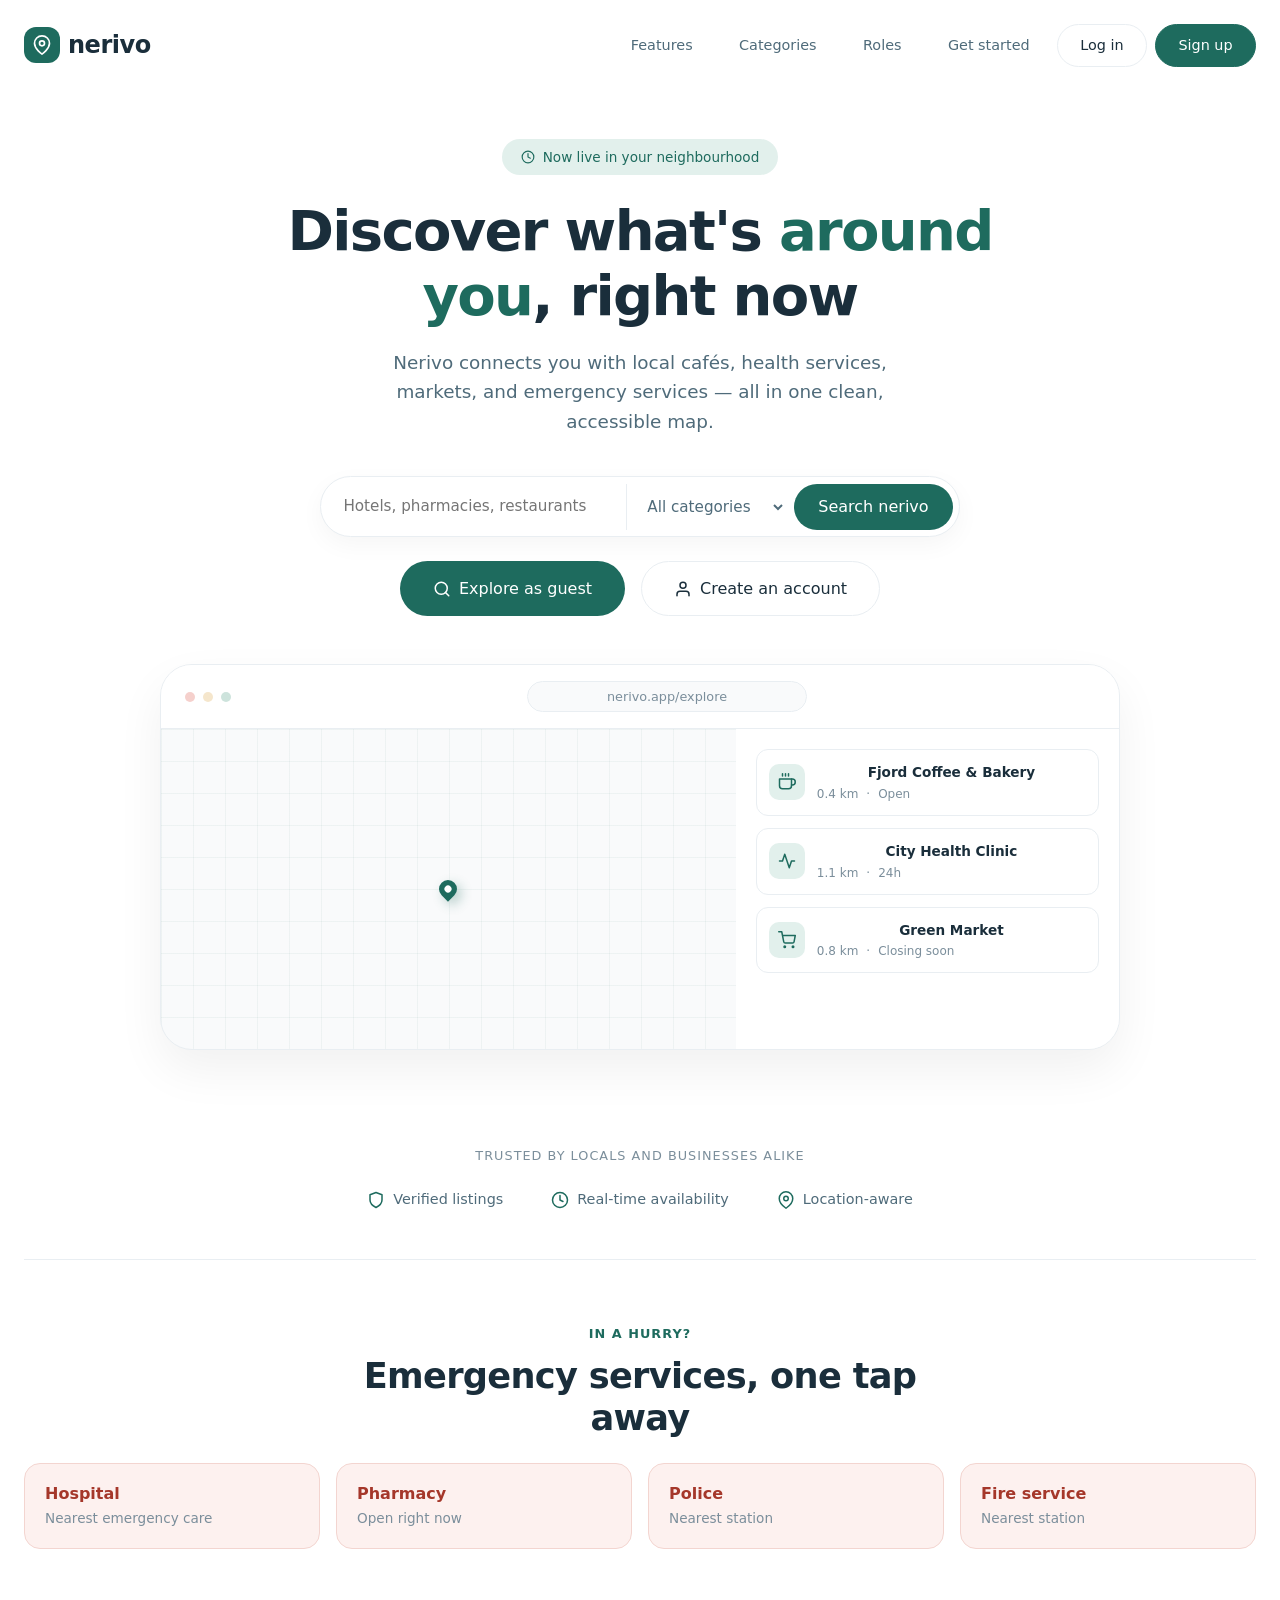
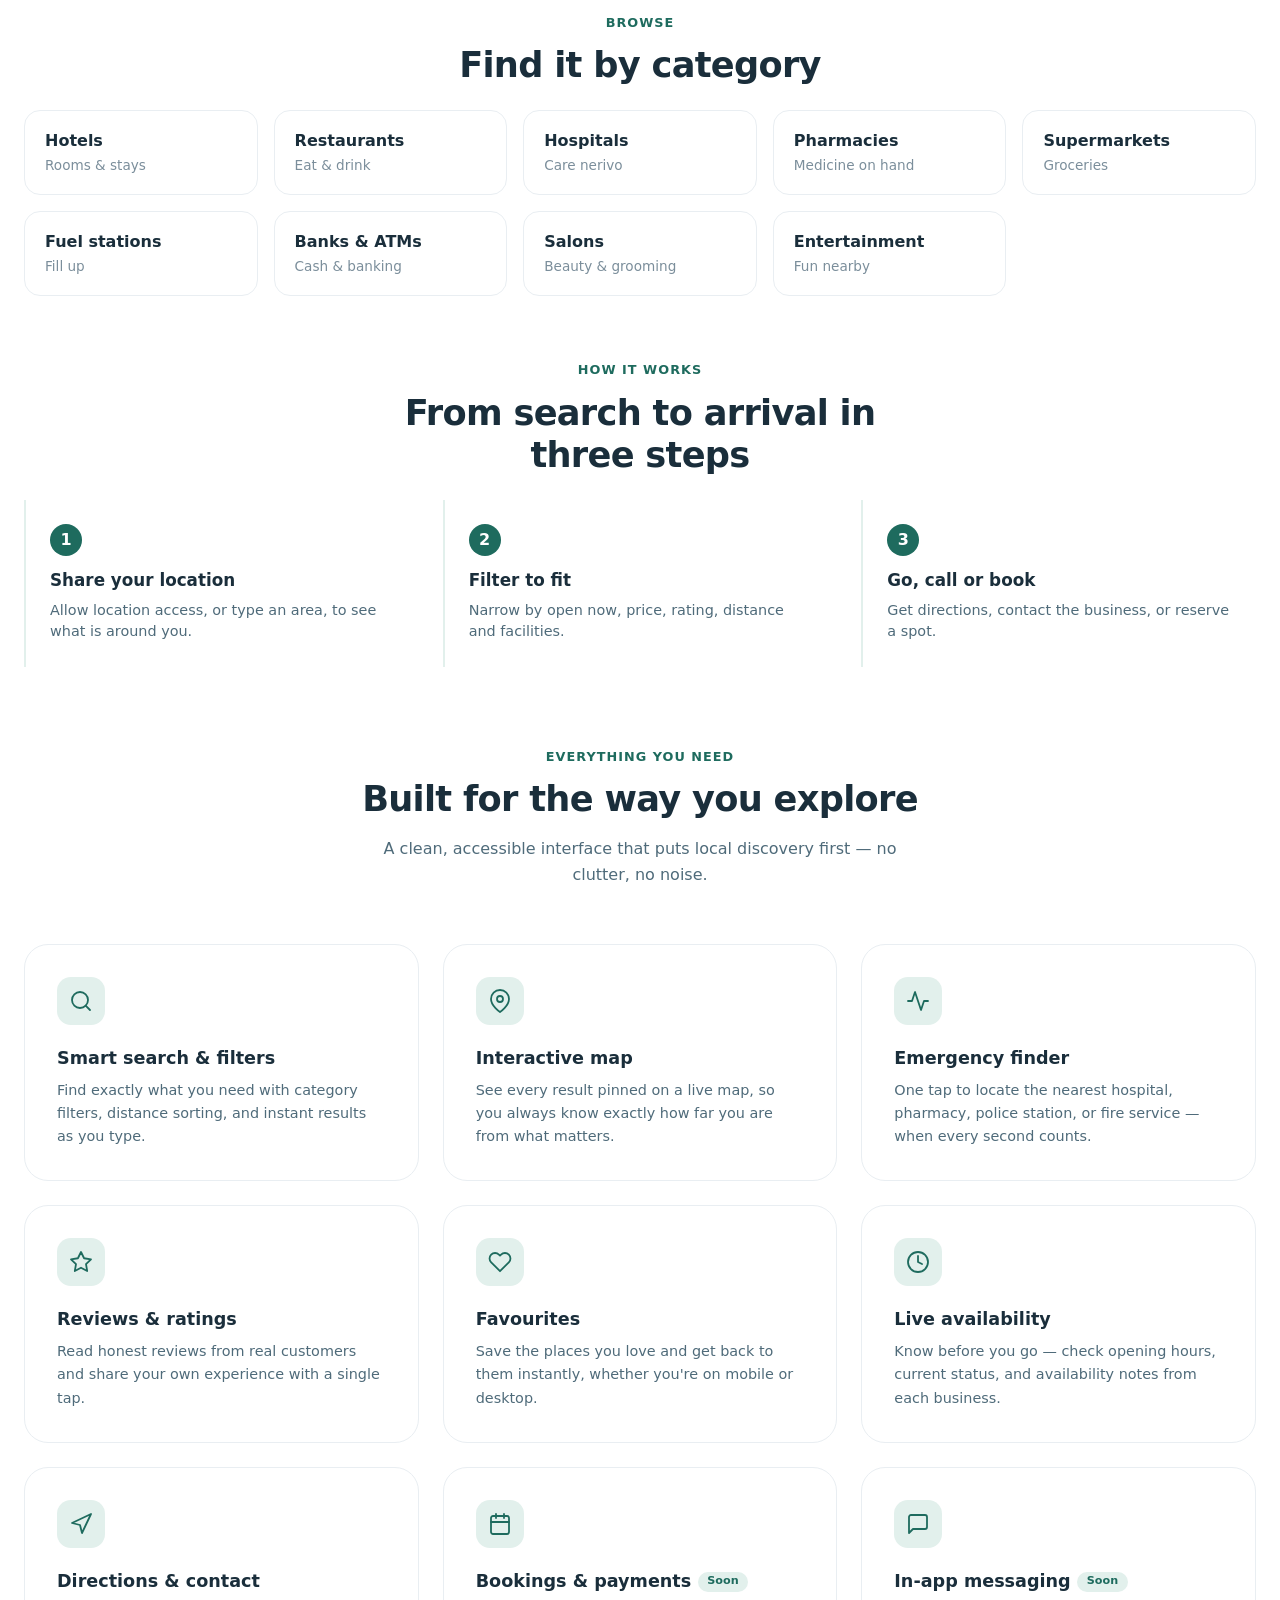
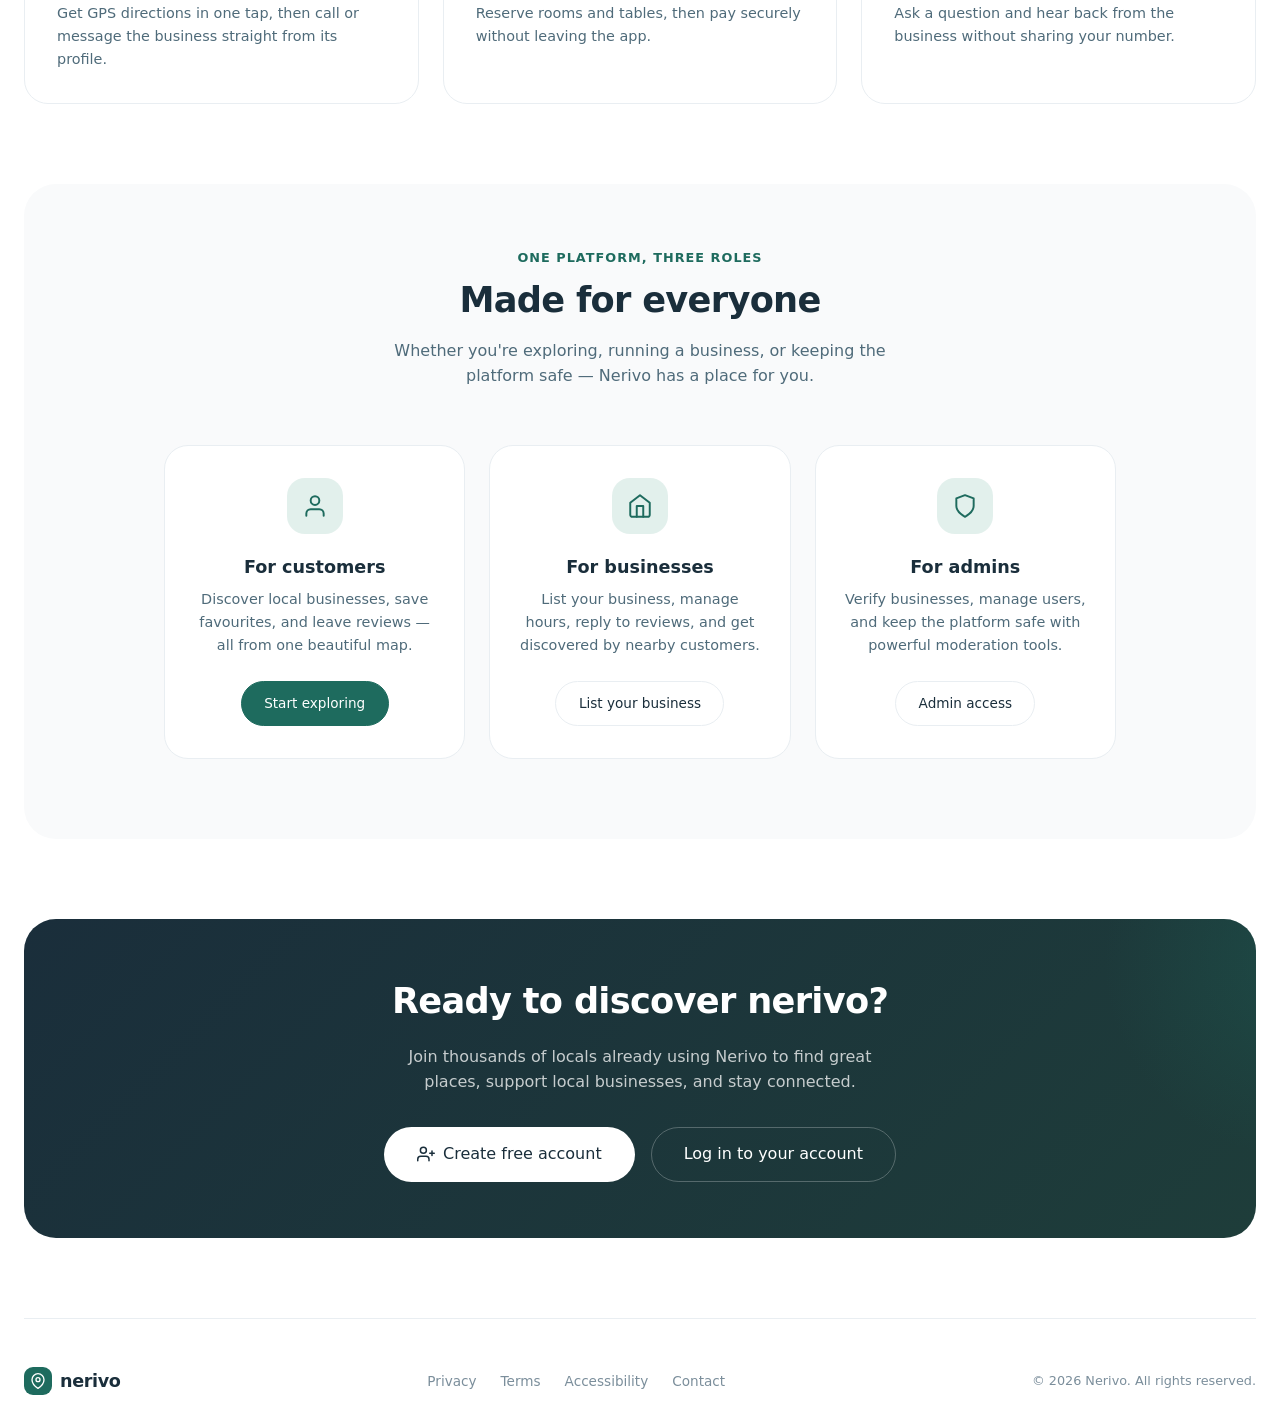
<file: index.html>
<!DOCTYPE html>
<html lang="en">
<head>
  <meta charset="UTF-8">
  <meta name="viewport" content="width=device-width, initial-scale=1.0">
  <title>Nerivo · discover what's around you</title>
  <link rel="stylesheet" href="css/base.css">
  <link rel="stylesheet" href="css/customer.css">
</head>
<body>
  <a href="#main-content" class="skip-link">Skip to main content</a>

  <div class="app-wrapper">
    <!-- ========== HEADER ========== -->
    <header class="top-bar">
      <div class="brand">
        <div class="brand-icon" aria-hidden="true">
          <svg width="20" height="20" viewBox="0 0 24 24" fill="none" stroke="currentColor" stroke-width="2" stroke-linecap="round" stroke-linejoin="round">
            <path d="M21 10c0 7-9 13-9 13s-9-6-9-13a9 9 0 0 1 18 0z"></path>
            <circle cx="12" cy="10" r="3"></circle>
          </svg>
        </div>
        <span class="brand-text">nerivo</span>
      </div>
      <nav class="nav-links" aria-label="Main navigation">
        <a href="#features" class="nav-link">Features</a>
        <a href="#categories" class="nav-link">Categories</a>
        <a href="#roles" class="nav-link">Roles</a>
        <a href="#cta" class="nav-link">Get started</a>
        <a href="login.html" class="btn-nav">Log in</a>
        <a href="register.html" class="btn-nav primary">Sign up</a>
      </nav>
    </header>

    <main id="main-content">
      <!-- ========== HERO ========== -->
      <section class="hero" aria-labelledby="hero-heading">
        <div class="hero-content">
          <div class="hero-badge">
            <svg width="14" height="14" viewBox="0 0 24 24" fill="none" stroke="currentColor" stroke-width="2" stroke-linecap="round" stroke-linejoin="round" aria-hidden="true">
              <circle cx="12" cy="12" r="10"></circle>
              <path d="M12 6v6l4 2"></path>
            </svg>
            Now live in your neighbourhood
          </div>
          <h1 id="hero-heading" class="hero-title">
            Discover what's <span class="highlight">around you</span>, right now
          </h1>
          <p class="hero-subtitle">
            Nerivo connects you with local cafés, health services, markets, and emergency services — all in one clean, accessible map.
          </p>
          <form class="search-bar" role="search" action="explore.html" aria-label="Search nerivo places">
            <label class="sr-only" for="q">What are you looking for?</label>
            <input id="q" name="q" type="search" placeholder="Hotels, pharmacies, restaurants…" autocomplete="off">
            <label class="sr-only" for="cat">Category</label>
            <select id="cat" name="category"><option value="">All categories</option><option value="hotel">Hotels</option><option value="restaurant">Restaurants</option><option value="hospital">Hospitals</option><option value="pharmacy">Pharmacies</option><option value="supermarket">Supermarkets</option><option value="fuel_station">Fuel</option><option value="bank">Banks</option><option value="salon">Salons</option></select>
            <button type="submit">Search nerivo</button>
          </form>
          <div class="hero-actions">
            <a href="explore.html" class="btn-hero primary">
              <svg width="18" height="18" viewBox="0 0 24 24" fill="none" stroke="currentColor" stroke-width="2" stroke-linecap="round" stroke-linejoin="round" aria-hidden="true">
                <circle cx="11" cy="11" r="8"></circle>
                <line x1="21" y1="21" x2="16.65" y2="16.65"></line>
              </svg>
              Explore as guest
            </a>
            <a href="register.html" class="btn-hero secondary">
              <svg width="18" height="18" viewBox="0 0 24 24" fill="none" stroke="currentColor" stroke-width="2" stroke-linecap="round" stroke-linejoin="round" aria-hidden="true">
                <path d="M20 21v-2a4 4 0 0 0-4-4H8a4 4 0 0 0-4 4v2"></path>
                <circle cx="12" cy="7" r="4"></circle>
              </svg>
              Create an account
            </a>
          </div>
        </div>

        <!-- hero preview -->
        <div class="hero-preview" aria-label="App preview showing map and results">
          <div class="preview-header">
            <span class="preview-dot red"></span>
            <span class="preview-dot yellow"></span>
            <span class="preview-dot green"></span>
            <span class="preview-url">nerivo.app/explore</span>
          </div>
          <div class="preview-body">
            <div class="preview-map" role="img" aria-label="Map preview with location pin">
              <div class="pin" aria-hidden="true"></div>
            </div>
            <div class="preview-list">
              <div class="preview-card">
                <div class="preview-card-icon" aria-hidden="true">
                  <svg viewBox="0 0 24 24" fill="none" stroke="currentColor" stroke-width="2" stroke-linecap="round" stroke-linejoin="round">
                    <path d="M18 8h1a4 4 0 0 1 0 8h-1"></path>
                    <path d="M2 8h16v9a4 4 0 0 1-4 4H6a4 4 0 0 1-4-4V8z"></path>
                    <line x1="6" y1="1" x2="6" y2="4"></line>
                    <line x1="10" y1="1" x2="10" y2="4"></line>
                    <line x1="14" y1="1" x2="14" y2="4"></line>
                  </svg>
                </div>
                <div class="preview-card-text">
                  <div class="preview-card-title">Fjord Coffee & Bakery</div>
                  <div class="preview-card-meta">
                    <span>0.4 km</span>
                    <span>·</span>
                    <span>Open</span>
                  </div>
                </div>
              </div>
              <div class="preview-card">
                <div class="preview-card-icon" aria-hidden="true">
                  <svg viewBox="0 0 24 24" fill="none" stroke="currentColor" stroke-width="2" stroke-linecap="round" stroke-linejoin="round">
                    <path d="M22 12h-4l-3 9L9 3l-3 9H2"></path>
                  </svg>
                </div>
                <div class="preview-card-text">
                  <div class="preview-card-title">City Health Clinic</div>
                  <div class="preview-card-meta">
                    <span>1.1 km</span>
                    <span>·</span>
                    <span>24h</span>
                  </div>
                </div>
              </div>
              <div class="preview-card">
                <div class="preview-card-icon" aria-hidden="true">
                  <svg viewBox="0 0 24 24" fill="none" stroke="currentColor" stroke-width="2" stroke-linecap="round" stroke-linejoin="round">
                    <circle cx="9" cy="21" r="1"></circle>
                    <circle cx="20" cy="21" r="1"></circle>
                    <path d="M1 1h4l2.68 13.39a2 2 0 0 0 2 1.61h9.72a2 2 0 0 0 2-1.61L23 6H6"></path>
                  </svg>
                </div>
                <div class="preview-card-text">
                  <div class="preview-card-title">Green Market</div>
                  <div class="preview-card-meta">
                    <span>0.8 km</span>
                    <span>·</span>
                    <span>Closing soon</span>
                  </div>
                </div>
              </div>
            </div>
          </div>
        </div>
      </section>

      <!-- ========== TRUST BAR ========== -->
      <section class="trust-bar" aria-label="Trust indicators">
        <p class="trust-label">Trusted by locals and businesses alike</p>
        <div class="trust-items">
          <div class="trust-item">
            <svg width="18" height="18" viewBox="0 0 24 24" fill="none" stroke="currentColor" stroke-width="2" stroke-linecap="round" stroke-linejoin="round" aria-hidden="true">
              <path d="M12 22s8-4 8-10V5l-8-3-8 3v7c0 6 8 10 8 10z"></path>
            </svg>
            Verified listings
          </div>
          <div class="trust-item">
            <svg width="18" height="18" viewBox="0 0 24 24" fill="none" stroke="currentColor" stroke-width="2" stroke-linecap="round" stroke-linejoin="round" aria-hidden="true">
              <circle cx="12" cy="12" r="10"></circle>
              <polyline points="12 6 12 12 16 14"></polyline>
            </svg>
            Real-time availability
          </div>
          <div class="trust-item">
            <svg width="18" height="18" viewBox="0 0 24 24" fill="none" stroke="currentColor" stroke-width="2" stroke-linecap="round" stroke-linejoin="round" aria-hidden="true">
              <path d="M21 10c0 7-9 13-9 13s-9-6-9-13a9 9 0 0 1 18 0z"></path>
              <circle cx="12" cy="10" r="3"></circle>
            </svg>
            Location-aware
          </div>
        </div>
      </section>

      <!-- ========== EMERGENCY ========== -->
      <section class="quick" aria-labelledby="emerg-heading"><div class="section-header" style="margin-bottom:1.5rem"><p class="section-eyebrow">In a hurry?</p><h2 id="emerg-heading" class="section-title">Emergency services, one tap away</h2></div><div class="tiles"><a class="tile urgent" href="explore.html?emergency=hospital"><strong>Hospital</strong><span>Nearest emergency care</span></a><a class="tile urgent" href="explore.html?emergency=pharmacy"><strong>Pharmacy</strong><span>Open right now</span></a><a class="tile urgent" href="explore.html?emergency=police"><strong>Police</strong><span>Nearest station</span></a><a class="tile urgent" href="explore.html?emergency=fire_station"><strong>Fire service</strong><span>Nearest station</span></a></div></section>

      <!-- ========== CATEGORIES ========== -->
      <section class="quick" id="categories" aria-labelledby="cat-heading"><div class="section-header" style="margin-bottom:1.5rem"><p class="section-eyebrow">Browse</p><h2 id="cat-heading" class="section-title">Find it by category</h2></div><div class="tiles"><a class="tile" href="explore.html?category=hotel"><strong>Hotels</strong><span>Rooms &amp; stays</span></a><a class="tile" href="explore.html?category=restaurant"><strong>Restaurants</strong><span>Eat &amp; drink</span></a><a class="tile" href="explore.html?category=hospital"><strong>Hospitals</strong><span>Care nerivo</span></a><a class="tile" href="explore.html?category=pharmacy"><strong>Pharmacies</strong><span>Medicine on hand</span></a><a class="tile" href="explore.html?category=supermarket"><strong>Supermarkets</strong><span>Groceries</span></a><a class="tile" href="explore.html?category=fuel_station"><strong>Fuel stations</strong><span>Fill up</span></a><a class="tile" href="explore.html?category=bank"><strong>Banks &amp; ATMs</strong><span>Cash &amp; banking</span></a><a class="tile" href="explore.html?category=salon"><strong>Salons</strong><span>Beauty &amp; grooming</span></a><a class="tile" href="explore.html?category=entertainment"><strong>Entertainment</strong><span>Fun nearby</span></a></div></section>

      <!-- ========== HOW IT WORKS ========== -->
      <section class="quick" aria-labelledby="how-heading"><div class="section-header" style="margin-bottom:1.5rem"><p class="section-eyebrow">How it works</p><h2 id="how-heading" class="section-title">From search to arrival in three steps</h2></div>
        <div class="steps"><div class="step"><h3>Share your location</h3><p>Allow location access, or type an area, to see what is around you.</p></div><div class="step"><h3>Filter to fit</h3><p>Narrow by open now, price, rating, distance and facilities.</p></div><div class="step"><h3>Go, call or book</h3><p>Get directions, contact the business, or reserve a spot.</p></div></div>
      </section>

      <!-- ========== FEATURES ========== -->
      <section class="features" id="features" aria-labelledby="features-heading">
        <div class="section-header">
          <p class="section-eyebrow">Everything you need</p>
          <h2 id="features-heading" class="section-title">Built for the way you explore</h2>
          <p class="section-subtitle">
            A clean, accessible interface that puts local discovery first — no clutter, no noise.
          </p>
        </div>

        <div class="features-grid">
          <article class="feature-card">
            <div class="feature-icon" aria-hidden="true">
              <svg width="24" height="24" viewBox="0 0 24 24" fill="none" stroke="currentColor" stroke-width="1.8" stroke-linecap="round" stroke-linejoin="round">
                <circle cx="11" cy="11" r="8"></circle>
                <line x1="21" y1="21" x2="16.65" y2="16.65"></line>
              </svg>
            </div>
            <h3 class="feature-title">Smart search & filters</h3>
            <p class="feature-desc">
              Find exactly what you need with category filters, distance sorting, and instant results as you type.
            </p>
          </article>

          <article class="feature-card">
            <div class="feature-icon" aria-hidden="true">
              <svg width="24" height="24" viewBox="0 0 24 24" fill="none" stroke="currentColor" stroke-width="1.8" stroke-linecap="round" stroke-linejoin="round">
                <path d="M21 10c0 7-9 13-9 13s-9-6-9-13a9 9 0 0 1 18 0z"></path>
                <circle cx="12" cy="10" r="3"></circle>
              </svg>
            </div>
            <h3 class="feature-title">Interactive map</h3>
            <p class="feature-desc">
              See every result pinned on a live map, so you always know exactly how far you are from what matters.
            </p>
          </article>

          <article class="feature-card">
            <div class="feature-icon" aria-hidden="true">
              <svg width="24" height="24" viewBox="0 0 24 24" fill="none" stroke="currentColor" stroke-width="1.8" stroke-linecap="round" stroke-linejoin="round">
                <path d="M22 12h-4l-3 9L9 3l-3 9H2"></path>
              </svg>
            </div>
            <h3 class="feature-title">Emergency finder</h3>
            <p class="feature-desc">
              One tap to locate the nearest hospital, pharmacy, police station, or fire service — when every second counts.
            </p>
          </article>

          <article class="feature-card">
            <div class="feature-icon" aria-hidden="true">
              <svg width="24" height="24" viewBox="0 0 24 24" fill="none" stroke="currentColor" stroke-width="1.8" stroke-linecap="round" stroke-linejoin="round">
                <polygon points="12 2 15.09 8.26 22 9.27 17 14.14 18.18 21.02 12 17.77 5.82 21.02 7 14.14 2 9.27 8.91 8.26 12 2"></polygon>
              </svg>
            </div>
            <h3 class="feature-title">Reviews & ratings</h3>
            <p class="feature-desc">
              Read honest reviews from real customers and share your own experience with a single tap.
            </p>
          </article>

          <article class="feature-card">
            <div class="feature-icon" aria-hidden="true">
              <svg width="24" height="24" viewBox="0 0 24 24" fill="none" stroke="currentColor" stroke-width="1.8" stroke-linecap="round" stroke-linejoin="round">
                <path d="M20.84 4.61a5.5 5.5 0 0 0-7.78 0L12 5.67l-1.06-1.06a5.5 5.5 0 0 0-7.78 7.78l1.06 1.06L12 21.23l7.78-7.78 1.06-1.06a5.5 5.5 0 0 0 0-7.78z"></path>
              </svg>
            </div>
            <h3 class="feature-title">Favourites</h3>
            <p class="feature-desc">
              Save the places you love and get back to them instantly, whether you're on mobile or desktop.
            </p>
          </article>

          <article class="feature-card">
            <div class="feature-icon" aria-hidden="true">
              <svg width="24" height="24" viewBox="0 0 24 24" fill="none" stroke="currentColor" stroke-width="1.8" stroke-linecap="round" stroke-linejoin="round">
                <circle cx="12" cy="12" r="10"></circle>
                <polyline points="12 6 12 12 16 14"></polyline>
              </svg>
            </div>
            <h3 class="feature-title">Live availability</h3>
            <p class="feature-desc">
              Know before you go — check opening hours, current status, and availability notes from each business.
            </p>
          </article>
<article class="feature-card"><div class="feature-icon" aria-hidden="true"><svg width="24" height="24" viewBox="0 0 24 24" fill="none" stroke="currentColor" stroke-width="1.8" stroke-linecap="round" stroke-linejoin="round"><polygon points="3 11 22 2 13 21 11 13 3 11"/></svg></div><h3 class="feature-title">Directions &amp; contact</h3><p class="feature-desc">Get GPS directions in one tap, then call or message the business straight from its profile.</p></article><article class="feature-card"><div class="feature-icon" aria-hidden="true"><svg width="24" height="24" viewBox="0 0 24 24" fill="none" stroke="currentColor" stroke-width="1.8" stroke-linecap="round" stroke-linejoin="round"><rect x="3" y="4" width="18" height="18" rx="2"/><line x1="16" y1="2" x2="16" y2="6"/><line x1="8" y1="2" x2="8" y2="6"/><line x1="3" y1="10" x2="21" y2="10"/></svg></div><h3 class="feature-title">Bookings &amp; payments<span class='soon'>Soon</span></h3><p class="feature-desc">Reserve rooms and tables, then pay securely without leaving the app.</p></article><article class="feature-card"><div class="feature-icon" aria-hidden="true"><svg width="24" height="24" viewBox="0 0 24 24" fill="none" stroke="currentColor" stroke-width="1.8" stroke-linecap="round" stroke-linejoin="round"><path d="M21 15a2 2 0 0 1-2 2H7l-4 4V5a2 2 0 0 1 2-2h14a2 2 0 0 1 2 2z"/></svg></div><h3 class="feature-title">In-app messaging<span class='soon'>Soon</span></h3><p class="feature-desc">Ask a question and hear back from the business without sharing your number.</p></article>
        </div>
      </section>

      <!-- ========== ROLES ========== -->
      <section class="roles" id="roles" aria-labelledby="roles-heading">
        <div class="section-header">
          <p class="section-eyebrow">One platform, three roles</p>
          <h2 id="roles-heading" class="section-title">Made for everyone</h2>
          <p class="section-subtitle">
            Whether you're exploring, running a business, or keeping the platform safe — Nerivo has a place for you.
          </p>
        </div>

        <div class="roles-grid">
          <article class="role-card">
            <div class="role-icon" aria-hidden="true">
              <svg width="26" height="26" viewBox="0 0 24 24" fill="none" stroke="currentColor" stroke-width="1.8" stroke-linecap="round" stroke-linejoin="round">
                <path d="M20 21v-2a4 4 0 0 0-4-4H8a4 4 0 0 0-4 4v2"></path>
                <circle cx="12" cy="7" r="4"></circle>
              </svg>
            </div>
            <h3 class="role-title">For customers</h3>
            <p class="role-desc">
              Discover local businesses, save favourites, and leave reviews — all from one beautiful map.
            </p>
            <a href="explore.html" class="role-btn primary">Start exploring</a>
          </article>

          <article class="role-card">
            <div class="role-icon" aria-hidden="true">
              <svg width="26" height="26" viewBox="0 0 24 24" fill="none" stroke="currentColor" stroke-width="1.8" stroke-linecap="round" stroke-linejoin="round">
                <path d="M3 9l9-7 9 7v11a2 2 0 0 1-2 2H5a2 2 0 0 1-2-2z"></path>
                <polyline points="9 22 9 12 15 12 15 22"></polyline>
              </svg>
            </div>
            <h3 class="role-title">For businesses</h3>
            <p class="role-desc">
              List your business, manage hours, reply to reviews, and get discovered by nearby customers.
            </p>
            <a href="register.html?role=business" class="role-btn">List your business</a>
          </article>

          <article class="role-card">
            <div class="role-icon" aria-hidden="true">
              <svg width="26" height="26" viewBox="0 0 24 24" fill="none" stroke="currentColor" stroke-width="1.8" stroke-linecap="round" stroke-linejoin="round">
                <path d="M12 22s8-4 8-10V5l-8-3-8 3v7c0 6 8 10 8 10z"></path>
              </svg>
            </div>  
            <h3 class="role-title">For admins</h3>
            <p class="role-desc">
              Verify businesses, manage users, and keep the platform safe with powerful moderation tools.
            </p>
            <a href="login.html?role=admin" class="role-btn">Admin access</a>
          </article>
        </div>
      </section>

      <!-- ========== CTA ========== -->
      <section class="cta" id="cta" aria-labelledby="cta-heading">
        <div class="cta-box">
          <h2 id="cta-heading" class="cta-title">Ready to discover nerivo?</h2>
          <p class="cta-subtitle">
            Join thousands of locals already using Nerivo to find great places, support local businesses, and stay connected.
          </p>
          <div class="cta-actions">
            <a href="register.html" class="btn-cta primary">
              <svg width="18" height="18" viewBox="0 0 24 24" fill="none" stroke="currentColor" stroke-width="2" stroke-linecap="round" stroke-linejoin="round" aria-hidden="true">
                <path d="M16 21v-2a4 4 0 0 0-4-4H5a4 4 0 0 0-4 4v2"></path>
                <circle cx="8.5" cy="7" r="4"></circle>
                <line x1="20" y1="8" x2="20" y2="14"></line>
                <line x1="23" y1="11" x2="17" y2="11"></line>
              </svg>
              Create free account
            </a>
            <a href="login.html" class="btn-cta secondary">Log in to your account</a>
          </div>
        </div>
      </section>
    </main>

    <!-- ========== FOOTER ========== -->
    <footer class="footer">
      <div class="footer-content">
        <div class="footer-brand">
          <div class="brand-icon" aria-hidden="true">
            <svg viewBox="0 0 24 24" fill="none" stroke="currentColor" stroke-width="2" stroke-linecap="round" stroke-linejoin="round">
              <path d="M21 10c0 7-9 13-9 13s-9-6-9-13a9 9 0 0 1 18 0z"></path>
              <circle cx="12" cy="10" r="3"></circle>
            </svg>
          </div>
          <span class="brand-text">nerivo</span>
        </div>
        <nav class="footer-links" aria-label="Footer navigation">
          <a href="#" class="footer-link">Privacy</a>
          <a href="#" class="footer-link">Terms</a>
          <a href="#" class="footer-link">Accessibility</a>
          <a href="#" class="footer-link">Contact</a>
        </nav>
        <p class="footer-copy">© 2026 Nerivo. All rights reserved.</p>
      </div>
    </footer>
  </div>
</body>
</html>
</file>
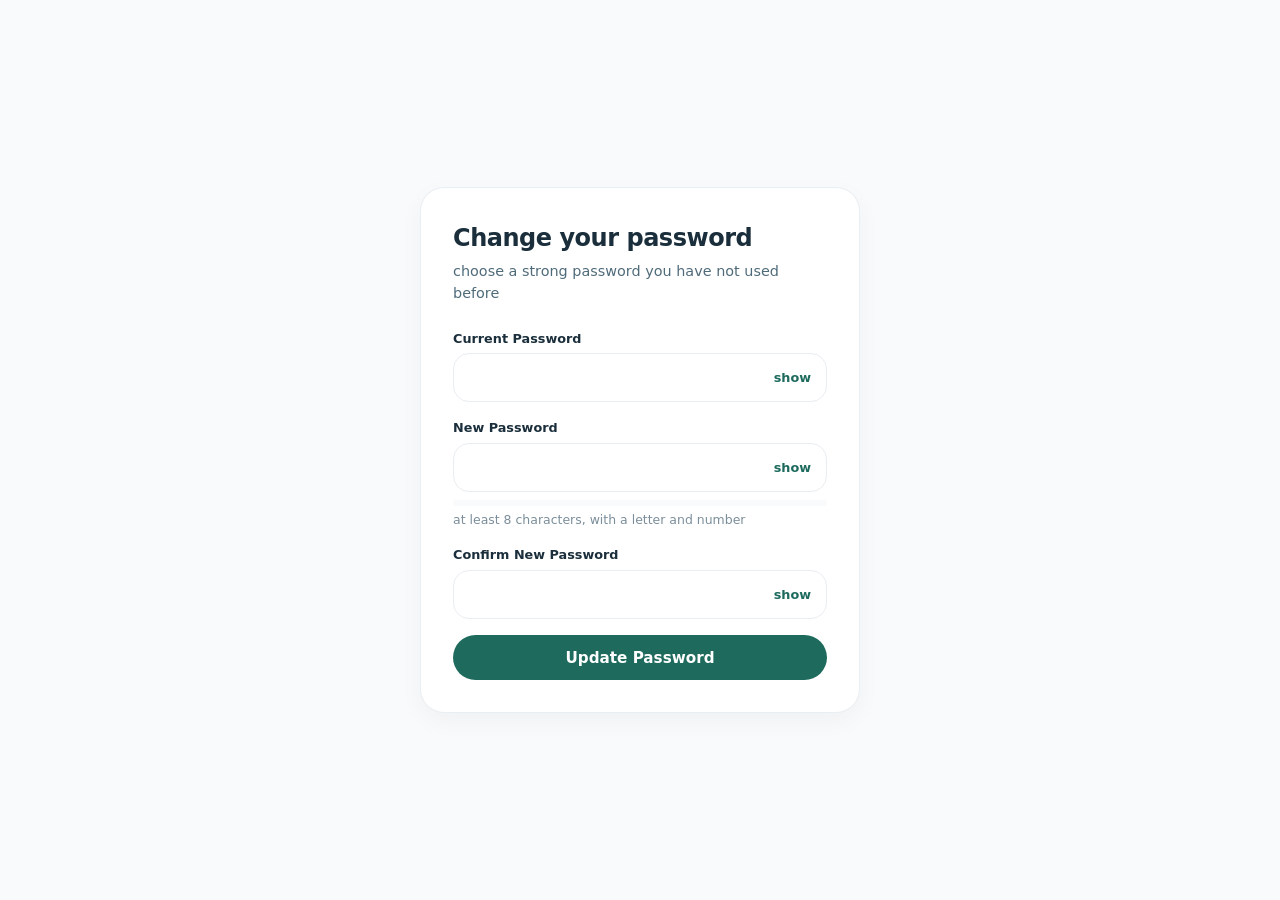
<file: change-password.html>
<!DOCTYPE html>
<html lang="en">
<head>
  <meta charset="UTF-8">
  <meta name="viewport" content="width=device-width, initial-scale=1.0">
  <title>Change password · nerivo</title>
  <link rel="stylesheet" href="css/base.css">
  <link rel="stylesheet" href="css/auth.css">
</head>
<body data-page="change">

  <a href="#main" class="skip-link">Skip to main</a>

  <div class="auth-wrap">
    <main class="auth-box" id="main">
      <div class="auth-top">
        <!-- svg here -->
      </div>
      <div class="auth-card">
        <h1>Change your password</h1>
        <p class="lead">choose a strong password you have not used before</p>
<div class="alert" id="alert" role="alert" tabindex="-1" hidden></div>
<form class="form-stack" novalidate data-form id="change-form">
<div class="field">

  <label for="current">Current Password</label>
  <div class="pw">
    <input type="password" name="current" id="current" autocomplete="current-password" aria-describedby="current-err letter-label">
    <button type="button" data-toggle-pw="current" aria-pressed="false" aria-label="show or hide current password">show</button>
  </div>

  <span class="err" id="current-err" role="alert"></span>
</div>

<div class="field">
  <label for="password">New Password</label>
  <div class="pw">
    <input type="password" name="password" id="password" autocomplete="new-password" aria-describedby="password-err letter-label" data-meter>
    <button type="button" data-toggle-pw="password" aria-pressed="false" aria-label="show or hide new password">show</button>
  </div>

  <div class="meter" aria-hidden="true">
    <span id="meter-bar"></span>
  </div>

  <p class="meter-label" id="meter-label" aria-live="polite"></p>

  <p class="hint">at least 8 characters, with a letter and number</p>
  <span class="err" id="password-err" role="alert"></span>
</div>

<div class="field">
  <label for="confirm">Confirm New Password</label>
  <div class="pw">
    <input type="password" name="confirm" id="confirm" autocomplete="new-password" aria-describedby="confirm-err letter-label" data-meter>
    <button type="button" data-toggle-pw="confirm" aria-pressed="false" aria-label="show or hide confirm password">show</button>
  </div>

  <span class="err" id="confirm-err" role="alert"></span>
</div>

<button class="submit" type="submit">Update Password</button>
</form>
      </div>
    </main>
  </div>
</body>
</html>
</file>
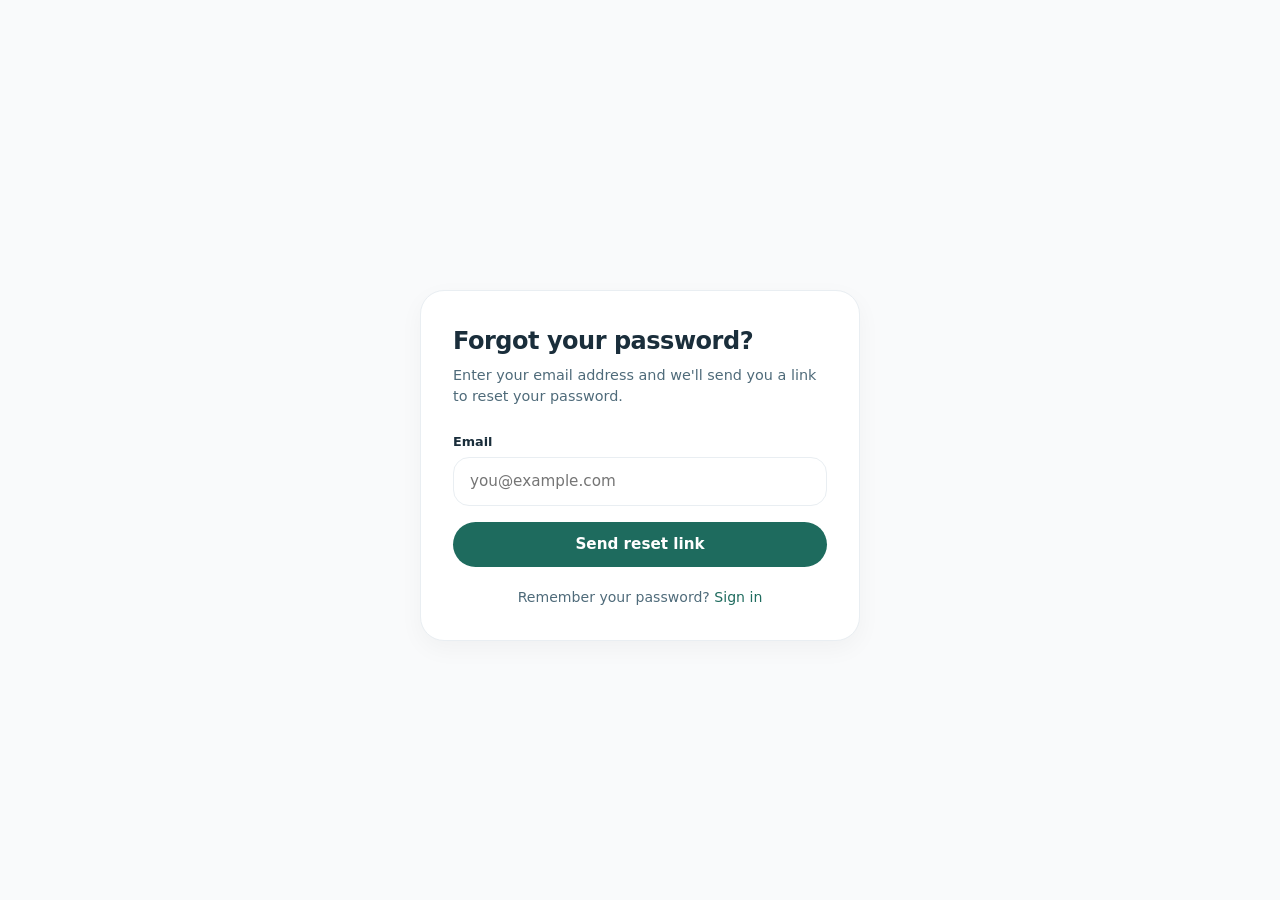
<file: forgot-password.html>
<!DOCTYPE html>
<html lang="en">
<head>
  <meta charset="UTF-8">
  <meta name="viewport" content="width=device-width, initial-scale=1.0">
  <title>Forgot password · nerivo</title>
  <link rel="stylesheet" href="css/base.css">
  <link rel="stylesheet" href="css/auth.css">
</head>
<body data-page="forgot">

  <a href="#main" class="skip-link">Skip to main</a>

  <div class="auth-wrap">
    <main class="auth-box" id="main">

      <div class="auth-top">
        <a href="index.html" class="brand">
          <!-- svg here for brand -->
        </a>
      </div>

      <div class="auth-card">
        <div id="form-view">
          <h1>Forgot your password?</h1>
          <p class="lead">Enter your email address and we'll send you a link to reset your password.</p>

          <div class="alert" id="alert" role="alert" tabindex="-1" hidden></div>

          <form class="form-stack" data-form novalidate>

            <div class="field">
              <label for="email">Email</label>
              <input id="email" type="email" autocomplete="email" placeholder="you@example.com">
              <span class="err" id="email-err" role="alert"></span>
            </div>
<button class="submit" type="submit">Send reset link</button>

          </form>

          <div class="success" id="done-view" hidden tabindex="-1">
            <h1>Check your email</h1>
            <p class="lead">If an account with that email exists, we've sent you a link to reset your password.</p>
          </div>

          <p class="foot">Remember your password? <a href="login.html">Sign in</a></p>
        </div>
      </div>
    </main>
  </div>

</body>
</html>
</file>
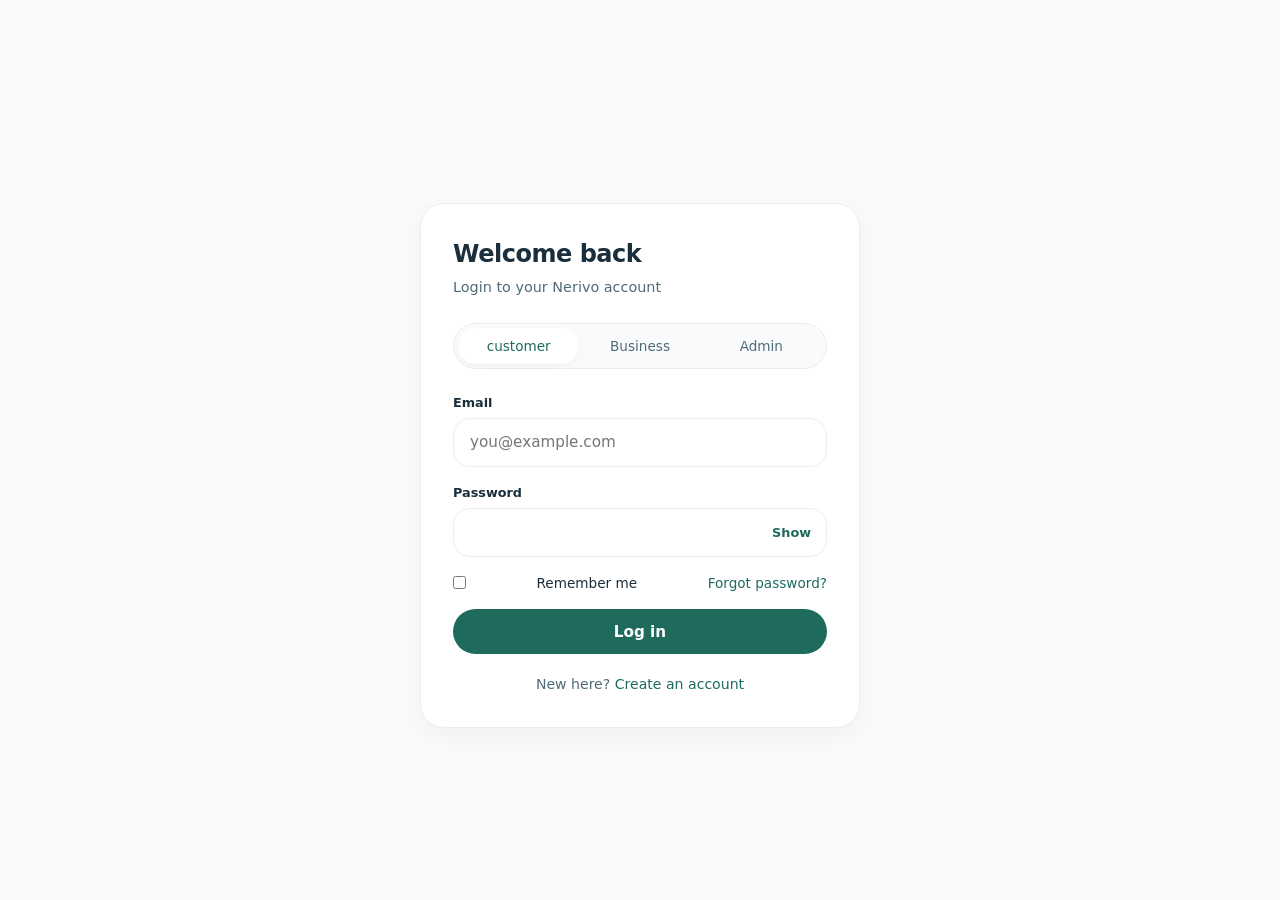
<file: login.html>
<!DOCTYPE html>
<html lang="en">
<head>
  <meta charset="UTF-8">
  <meta name="viewport" content="width=device-width, initial-scale=1.0">
  <title>Log in · nerivo</title>
  <link rel="stylesheet" href="css/base.css">
  <link rel="stylesheet" href="css/auth.css">
</head>
<body data-page="login">

  <a href="#main" class="skip-link">Skip to main</a>

  <div class="auth-wrap">
    <main class="auth-box" id="main">

      <div class="auth-top">
        <a href="index.html" class="brand">
          <!-- svg here for brand -->
        </a>
      </div>

      <div class="auth-card">
        <h1>Welcome back</h1>
        <p class="lead">Login to your Nerivo account</p>

        <div class="alart" id="alart" role="alart" tabindex="-1" hidden></div>

        <form class="form-stack" data-form novalidate>

          <fieldset style="border: 0; margin: 0; padding: 0;">
            <legend class="sr-only">Login As</legend>
            <div class="roles">
              <label><input type="radio" name="role" value="customer" checked>customer</label>
              <label><input type="radio" name="role" value="business">Business</label>
              <label><input type="radio" name="role" value="admin">Admin</label>

            </div>
          </fieldset>

          <div class="field">
            <label for="email">Email</label>
            <input id="email" type="email" autocomplete="email" placeholder="you@example.com" aria-describedby="email-err">
            <span class="err" id="email-err" role="alert"></span>
          </div>
          <div class="field">
            <label for="password">Password</label>
            <div class="pw">
              <input id="password" type="password" autocomplete="current-password" aria-describedby="password-err">
              <button type="button" data-toggle-pw="password" aria-pressed="false" aria-label="Show or hide password">Show</button>
            </div>
            <span class="err" id="password-err" role="alert"></span>
          </div>

          <div class="row">
          <input type="checkbox" id="remember" name="remember">
            <label for="remember">Remember me</label>
            <a href="forgot-password.html">Forgot password?</a>
          </div>
          <button type="submit" class="submit">Log in</button>
        </form>

        <p class="foot">New here? <a href="register.html">Create an account</a></p>
      </div>
    </main>
  </div>
</body>
</html>
</file>
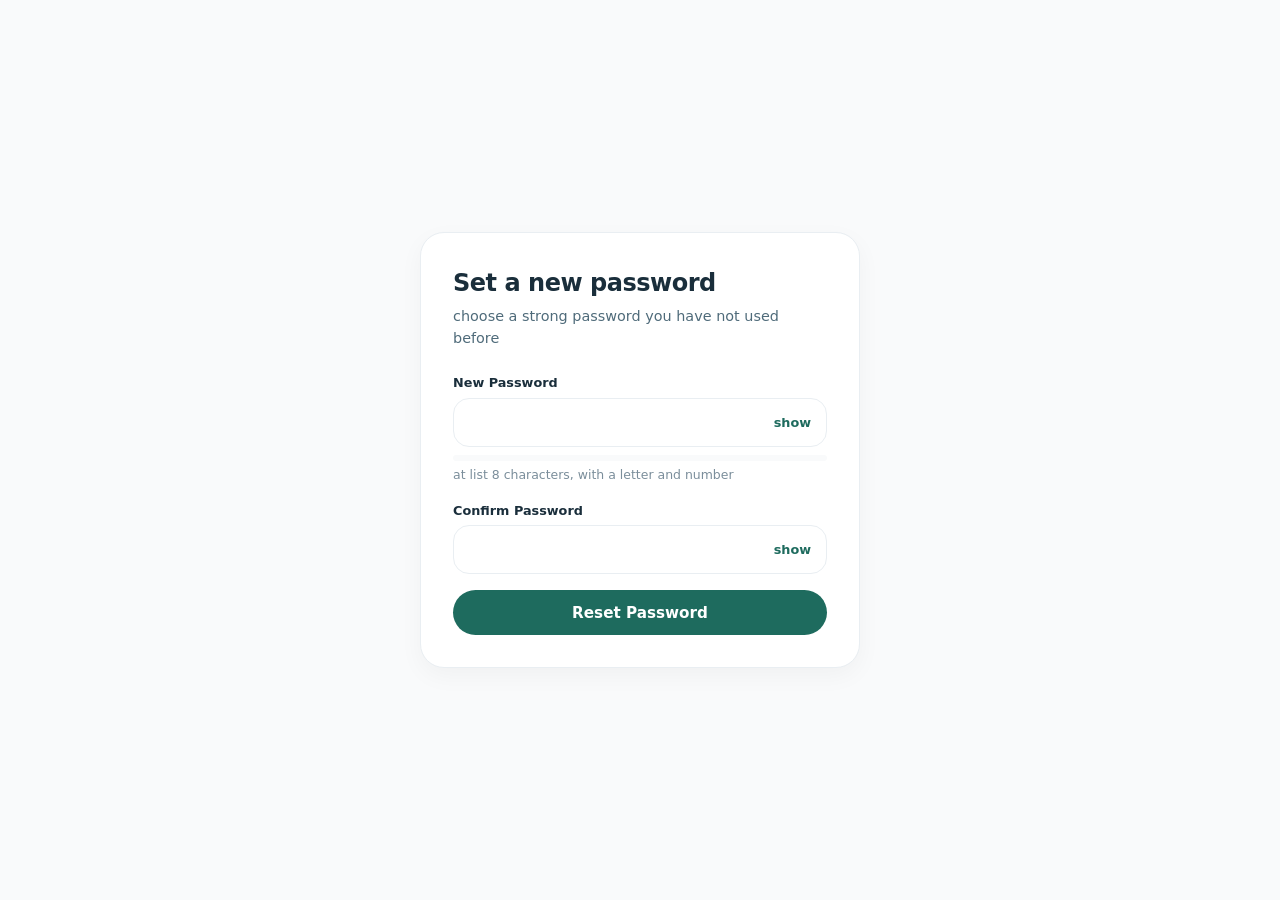
<file: reset-password.html>
<!DOCTYPE html>
<html lang="en">
<head>
  <meta charset="UTF-8">
  <meta name="viewport" content="width=device-width, initial-scale=1.0">
  <title>Reset password· nerivo</title>
  <link rel="stylesheet" href="css/base.css">
  <link rel="stylesheet" href="css/auth.css">
</head>
<body data-page="reset">

  <a href="#main" class="skip-link">Skip to main</a>

  <div class="auth-wrap">
    <main class="auth-box" id="main">
<div class="auth-top">
    <!-- svg here -->
</div>

<div class="auth-card">

    <div id="form-view">
        <h1>Set a new password</h1>
        <p class="lead">choose a strong password you have not used  before</p>

        <div class="alart" id="alart" role="alart" tabIndex="-1" hidden></div>

        <form class="form-stack" novalidate data-form>

            <div class="field">
                <label for="password">New Password</label>

                <div class="pw">
<input type="password" name="password" id="password" autocomplete="new-password" aria-describedby="password-err leter-label" data-meter>
<button type="button" data-toggle-pw="password" aria-pressed="false" aria-label="show or hide new password">show</button>

                </div>

                <div class="meter" aria-hidden="true">
                    <span id="meter-bar"></span>
                </div>

                <p class="meter-label" id="meter-label" aria-live="polite"></p>

                <p class="hint">at list 8 characters, with a letter and number</p>
                <span class="err" id="password-err" role="alart"></span>
            </div>

            <div class="field">
                <label for="confirm">Confirm Password</label>

                <div class="pw">
<input type="password" name="confirm" id="confirm" autocomplete="new-password" aria-describedby="confirm-err letter-label" data-meter>
<button type="button" data-toggle-pw="confirm" aria-pressed="false" aria-label="show or hide confirm password">show</button>
                </div>

                <span class="err" id="confirm-err" role="alart"></span>
            </div>
<button class="submit" type="submit">Reset Password</button>

        </form>
    </div>
</div>
    </main>
  </div>
</body>
</html>
</file>
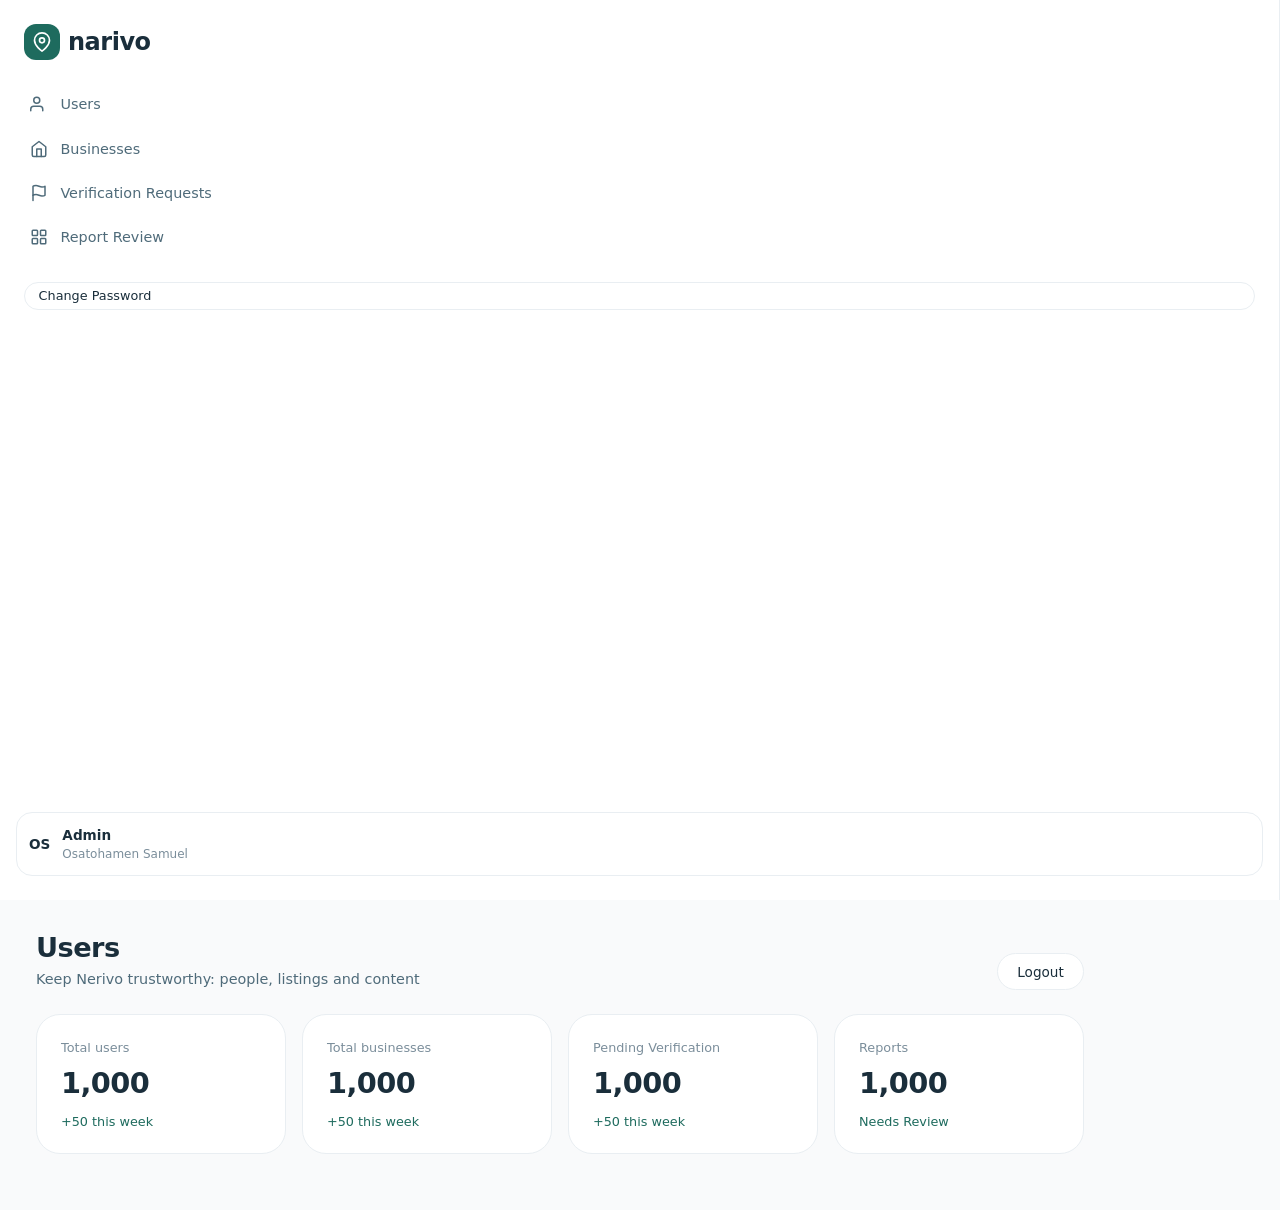
<file: admin/dashboard.html>
<!DOCTYPE html>
<html lang="en">
<head>
  <meta charset="UTF-8">
  <meta name="viewport" content="width=device-width, initial-scale=1.0">
  <title>Admin dashboard · nerivo</title>
  <link rel="stylesheet" href="../css/base.css">
  <link rel="stylesheet" href="../css/dashboard.css">
  <link rel="stylesheet" href="../css/admin.css">
</head>
<body>

   <svg width="0" height="0" style="position:absolute" aria-hidden="true">
    <defs>
      <symbol id="i-grid" viewBox="0 0 24 24">
        <rect x="3" y="3" width="7" height="7" rx="1" />
        <rect x="14" y="3" width="7" height="7" rx="1" />
        <rect x="3" y="14" width="7" height="7" rx="1" />
        <rect x="14" y="14" width="7" height="7" rx="1" />
      </symbol>
      <symbol id="i-star" viewBox="0 0 24 24">
        <polygon
          points="12 2 15.09 8.26 22 9.27 17 14.14 18.18 21.02 12 17.77 5.82 21.02 7 14.14 2 9.27 8.91 8.26 12 2" />
      </symbol>
      <symbol id="i-store" viewBox="0 0 24 24">
        <path d="M3 9l9-7 9 7v11a2 2 0 0 1-2 2H5a2 2 0 0 1-2-2z" />
        <polyline points="9 22 9 12 15 12 15 22" />
      </symbol>
      <symbol id="i-clock" viewBox="0 0 24 24">
        <circle cx="12" cy="12" r="10" />
        <polyline points="12 6 12 12 16 14" />
      </symbol>
      <symbol id="i-users" viewBox="0 0 24 24">
        <path d="M17 21v-2a4 4 0 0 0-4-4H5a4 4 0 0 0-4 4v2" />
        <circle cx="9" cy="7" r="4" />
      </symbol>
      <symbol id="i-shield" viewBox="0 0 24 24">
        <path d="M12 22s8-4 8-10V5l-8-3-8 3v7c0 6 8 10 8 10z" />
      </symbol>
      <symbol id="i-flag" viewBox="0 0 24 24">
        <path d="M4 15s1-1 4-1 5 2 8 2 4-1 4-1V3s-1 1-4 1-5-2-8-2-4 1-4 1z" />
        <line x1="4" y1="22" x2="4" y2="15" />
      </symbol>
    </defs>
  </svg>

  <a href="#main" class="skip-link">Skip to main</a>

  <div class="chell">

    <aside class="side">
      <a href="../index.html" class="brand">

         <span class="brand-icon" aria-hidden="true">
          <svg width="20" height="20" viewBox="0 0 24 24" fill="none" stroke="currentColor" stroke-width="2"
            stroke-linecap="round" stroke-linejoin="round">
            <path d="M21 10c0 7-9 13-9 13s-9-6-9-13a9 9 0 0 1 18 0z" />
            <circle cx="12" cy="10" r="3" />
          </svg>
        </span><span class="brand-text">narivo</span>
      </a>

      <nav aria-label="dashboard navigation">
        <div class="menu" role="tablelist" aria-orientation="vertical">

          <button id="t-users" role="tab" aria-controls="users" data-panel="users" data-title="Users" aria-selected="false">
            <svg class="ic" aria-hidden="true">
              <use href="#i-users" />
            </svg>
            Users</button>

          <button id="t-businesses" role="tab" aria-controls="businesses" data-panel="businesses" data-title="Businesses" aria-selected="false">
            <svg class="ic" aria-hidden="true">
              <use href="#i-store" />
            </svg>
            Businesses</button>

          <button id="t-verification" role="tab" aria-controls="verification" data-panel="verification" data-title="Verification" aria-selected="false">
            <svg class="ic" aria-hidden="true">
              <use href="#i-flag" />
            </svg>
            Verification Requests</button>

          <button id="t-reports" role="tab" aria-controls="reports" data-panel="reports" data-title="Reports" aria-selected="false">
            <svg class="ic" aria-hidden="true">
              <use href="#i-grid" />
            </svg>
            Report Review</button>
        </div>
      </nav>

      <a href="../change-password.html" class="btn sm" style="margin:0 .5rem">Change Password</a>

      <div class="me">
        <span class="avtar" aria-hidden="true">OS</span>
        <span>Admin <small>Osatohamen Samuel</small></span>
      </div>
    
    </aside>

    <div class="main" id="main">
      <div class="head">
        <div>
          <h1 id="title">Users</h1>
          <p>Keep Nerivo trustworthy: people, listings and content</p>
        </div>

        <a href="../login.html" class="btn">Logout</a>
      </div>

      <div class="stats" aria-label="summary ">
     
        <div class="stat">
          <span>Total users</span>
          <strong>1,000</strong>
          <em>+50 this week</em>
        </div>

        <div class="stat">
          <span>Total businesses</span>
          <strong>1,000</strong>
          <em>+50 this week</em>
        </div>

        <div class="stat">
          <span>Pending Verification </span>
          <strong>1,000</strong>
          <em>+50 this week</em>
        </div>

        <div class="stat">
          <span>Reports</span>
          <strong>1,000</strong>
          <em>Needs Review</em>
        </div>
      </div>

<section class="panel" role="tabpanel" id="users" aria-labelledby="t-users" hidden>
        <h2>All users</h2>
        <div class="scroll">
          <table class="tbl">
            <thead>
              <tr>
                <th scope="col">User</th>
                <th scope="col">Role</th>
                <th scope="col">Status</th>
                <th scope="col">Actions</th>
              </tr>
            </thead>
            <tbody>
              <tr data-row>
                <td><strong>John Dooe</strong><small>john@mail.com</small></td>
                <td>Customer</td>
                <td><span class="tag ok" data-status>Active</span></td>
                <td>
                  <div class="acts">
                    <button class="btn sm" data-act="suspend">Suspend</button>
                    <button class="btn sm danger" data-act="remove">Delete</button>
                  </div>
                </td>
              </tr>
              <tr data-row>
                <td><strong>Sunrise Hotel</strong><small>owner@sunrise.ng</small></td>
                <td>Business</td>
                <td><span class="tag ok" data-status>Active</span></td>
                <td>
                  <div class="acts"><button class="btn sm" data-act="suspend">Suspend</button><button
                      class="btn sm danger" data-act="remove">Delete</button></div>
                </td>
              </tr>
              <tr data-row>
                <td><strong>Tunde Bello</strong><small>tunde@mail.com</small></td>
                <td>Customer</td>
                <td><span class="tag bad" data-status>Suspended</span></td>
                <td>
                  <div class="acts"><button class="btn sm" data-act="suspend">Reactivate</button><button
                      class="btn sm danger" data-act="remove">Delete</button></div>
                </td>
              </tr>
              <tr data-row>
                <td><strong>Glow Salon</strong><small>hello@glow.ng</small></td>
                <td>Business</td>
                <td><span class="tag ok" data-status>Active</span></td>
                <td>
                  <div class="acts"><button class="btn sm" data-act="suspend">Suspend</button><button
                      class="btn sm danger" data-act="remove">Delete</button></div>
                </td>
              </tr>
            </tbody>
          </table>
        </div>
      </section>
      <section class="panel" role="tabpanel" id="businesses" aria-labelledby="t-businesses" hidden>
        <h2>All businesses</h2>
        <div class="scroll">
          <table class="tbl">
            <thead>
              <tr>
                <th scope="col">Business</th>
                <th scope="col">Category</th>
                <th scope="col">Status</th>
                <th scope="col">Actions</th>
              </tr>
            </thead>
            <tbody>
              <tr data-row>
                <td><strong>Blue Resturant</strong><small>Blue Ltd</small></td>
                <td>Resturant</td>
                <td><span class="tag ok" data-status>Verified</span></td>
                <td>
                  <div class="acts"><button class="btn sm danger" data-act="remove">Remove</button></div>
                </td>
              </tr>
              <tr data-row>
                <td><strong>Mama Calabar Kitchen</strong><small>Ekabong K.</small></td>
                <td>Restaurant</td>
                <td><span class="tag warn" data-status>Unverified</span></td>
                <td>
                  <div class="acts"><button class='btn sm' data-act='verify'>Verify</button>
                    <button
                      class="btn sm danger" data-act="remove">Remove</button>
                    </div>
                </td>
              </tr>
              <tr data-row>
                <td><strong>Oga Emeke Mechanic</strong><small>Emeka Okafor</small></td>
                <td>Mechanic</td>
                <td><span class="tag ok" data-status>Verified</span></td>
                <td>
                  <div class="acts"><button class="btn sm danger" data-act="remove">Remove</button></div>
                </td>
              </tr>
              <tr data-row>
                <td><strong>QuickFuel</strong><small>QF Energy</small></td>
                <td>Fuel station</td>
                <td><span class="tag warn" data-status>Unverified</span></td>
                <td>
                  <div class="acts"><button class='btn sm' data-act='verify'>Verify</button><button
                      class="btn sm danger" data-act="remove">Remove</button></div>
                </td>
              </tr>
            </tbody>
          </table>
        </div>
      </section>

      <section class="panel" id="verification" role="tabpanel" aria-labelledby="t-verification" hidden>
        <h2>Verification requests</h2>
        <div class="item" data-row>
          <div class="top">
            <strong>Sunrise Hotel</strong>
            <span class="tag warn" data-status>pending</span>
          </div>

          <p>Abimbola . submitted  2 days ago</p>

          <a href="#" class="doc">CAC certificate</a>
          <a href="#" class="doc">Business license</a>

          <div class="acts">
            <button class="btn sm" data-act="verify">Verify</button>
            <button class="btn sm danger" data-act="reject">Reject</button>
          </div>
        </div>

        <div class="item" data-row>
          <div class="top">
            <strong>Mechanic Shop</strong>
            <span class="tag warn" data-status>pending</span>
          </div>

          <p>Emeka . submitted  3 days ago</p>

          <a href="#" class="doc">CAC certificate</a>
          <a href="#" class="doc">Business license</a>

          <div class="acts">
            <button class="btn sm" data-act="verify">Verify</button>
            <button class="btn sm danger" data-act="reject">Reject</button>
          </div>
        </div>
        <div class="item" data-row>
          <div class="top">
            <strong>Calabar Kitchen</strong>
            <span class="tag warn" data-status>pending</span>
          </div>

          <p>Abasi . submitted  7 days ago</p>

          <a href="#" class="doc">CAC certificate</a>
          <a href="#" class="doc">Business license</a>

          <div class="acts">
            <button class="btn sm" data-act="verify">Verify</button>
            <button class="btn sm danger" data-act="reject">Reject</button>
          </div>
        </div>

      </section>

      <section class="panel" id="reports" role="tabpanel" aria-labelledby="t-reports" hidden>
        <h2>Reported Reviews</h2>
        <div class="item" data-row>
          <div class="top">
            <strong>Review by Abimbola on Sunrise Hotel</strong>
            <span class="star" aria-hidden="true"></span>
          </div>

          <p>they don't have what they posted on their dashboard</p>

          <p class="reason">The business is not verified and has been reported for fraudulent activities</p>

          <div class="acts">
            <button class="btn sm" data-act="resolve">Resolve</button>
            <button class="btn sm danger" data-act="remove">Remove</button>
          </div>
        </div>

        <div class="item" data-row>
          <div class="top">
            <strong>Review by Osas, on Mama Calabar Kitchen</strong>
            <span class="star" aria-hidden="true"></span>
          </div>

          <p>No good hospitality</p>

          <p class="reason">The staff was rude and unhelpful.</p>

          <div class="acts">
            <button class="btn sm" data-act="resolve">Resolve</button>
            <button class="btn sm danger" data-act="remove">Remove</button>
          </div>
        </div>

      </section>
    </div>
  </div>

  <div class="toast" id="toast" row="status" aria-live="polite"></div>
</body>
</html>
</file>
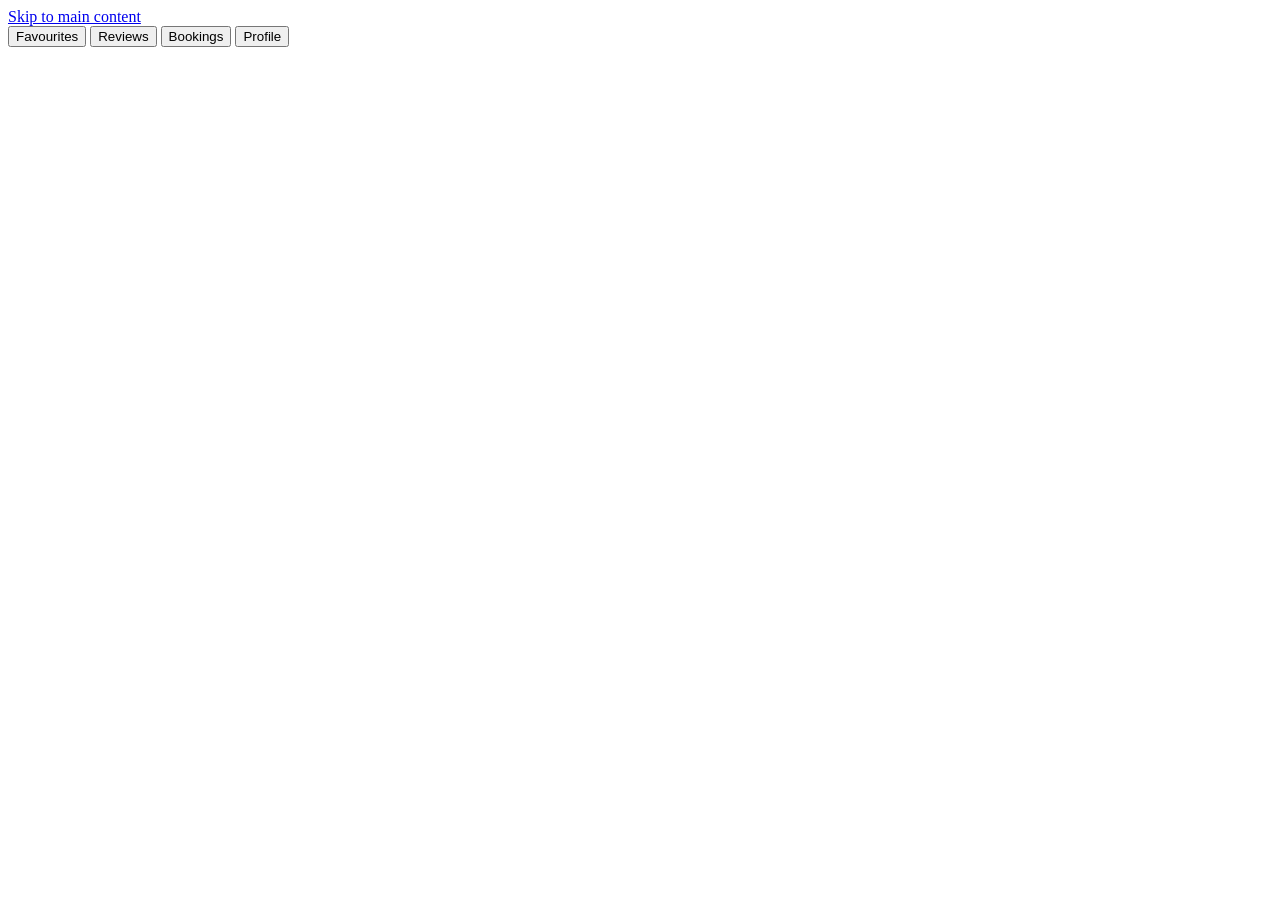
<file: customer/dashboard.html>
<!DOCTYPE html>
<html lang="en">
<head>
    <meta charset="UTF-8">
    <meta name="viewport" content="width=device-width, initial-scale=1.0">
    <title>Nerivo-User-Dashboard</title>
    <link rel="stylesheet" href="../css/customer.css">
</head>
<body>
    
    <a href="#main" class="skip-link">Skip to main content</a>

    <div class="shell">

        <aside class="side">

            <a href="../index.html" class="brand">
                <!-- svg here -->
            </a>

<nav aria-label="Dashboard">

    <div class="menu" row="tablist" aria-orientation="vertical">

        <button id="t-favourites" row="tab" aria-controls="favourites" data-panel="favourites" data-title="Favourites" aria-selected="false">
            <!-- svg here -->
             Favourites
        </button>

        <button id="t-reviews" row="tab" aria-controls="reviews" data-panel="reviews" data-title="Reviews" aria-selected="false">
            <!-- svg here -->
             Reviews
        </button>

        <button id="t-bookings" row="tab" aria-controls="bookings" data-panel="bookings" data-title="Bookings" aria-selected="false">
            <!-- svg here -->
             Bookings
        </button>

        <button id="t-profile" row="tab" aria-controls="profile" data-panel="profile" data-title="Profile" aria-selected="false">
            <!-- svg here -->
             Profile
        </button>
    </div>
</nav>
        </aside>
    </div>
</body>
</html>
</file>
<file: css/base.css>
/* ---------- DESIGN TOKENS ---------- */
:root {
  --bg: #ffffff;
  --surface: #f9fafb;
  --surface-elevated: #ffffff;
  --border-light: #e9eef2;
  --text-primary: #1a2e3b;
  --text-secondary: #4f6b7a;
  --text-muted: #7b8e9b;
  --accent: #1e6b5e;
  --accent-soft: #e2f0ec;
  --accent-hover: #155a4e;
  --accent-very-soft: #f0f7f5;
  --focus-ring: #1e6b5e;
  --shadow-sm: 0 4px 12px rgba(0, 0, 0, 0.02), 0 1px 3px rgba(0, 0, 0, 0.03);
  --shadow-md: 0 8px 24px rgba(0, 0, 0, 0.04);
  --shadow-lg: 0 20px 48px rgba(0, 0, 0, 0.06);
  --radius-md: 16px;
  --radius-lg: 24px;
  --radius-xl: 32px;
  --radius-pill: 40px;
  --font-sans: 'Inter', system-ui, -apple-system, BlinkMacSystemFont, 'Segoe UI', Roboto, Helvetica, Arial, sans-serif;
  --transition: 0.2s ease;
}

* {
  margin: 0;
  padding: 0;
  box-sizing: border-box;
}

html {
  scroll-behavior: smooth;
}

body {
  font-family: var(--font-sans);
  background: var(--bg);
  color: var(--text-primary);
  line-height: 1.5;
  -webkit-font-smoothing: antialiased;
}

.app-wrapper {
  max-width: 1280px;
  margin: 0 auto;
  padding: 0 1.5rem;
}

.skip-link {
  position: absolute;
  top: -100px;
  left: 1rem;
  background: var(--accent);
  color: white;
  padding: 0.75rem 1.5rem;
  border-radius: var(--radius-pill);
  font-weight: 500;
  z-index: 100;
  transition: top 0.2s;
}
.skip-link:focus {
  top: 1rem;
}

/* ---------- HEADER ---------- */
.top-bar {
  display: flex;
  align-items: center;
  justify-content: space-between;
  flex-wrap: wrap;
  gap: 1rem;
  padding: 1.5rem 0;
  position: relative;
  z-index: 10;
}

.brand {
  display: flex;
  align-items: center;
  gap: 0.5rem;
}

.brand-icon {
  width: 36px;
  height: 36px;
  background: var(--accent);
  border-radius: 12px;
  display: flex;
  align-items: center;
  justify-content: center;
  color: white;
}

.brand-text {
  font-size: 1.5rem;
  font-weight: 600;
  letter-spacing: -0.02em;
  color: var(--text-primary);
}

.nav-links {
  display: flex;
  align-items: center;
  gap: 0.5rem;
}

@media (max-width: 600px) {
  .nav-links .nav-link { display: none; }
}

.nav-link {
  padding: 0.6rem 1.2rem;
  border-radius: var(--radius-pill);
  font-size: 0.9rem;
  font-weight: 500;
  color: var(--text-secondary);
  text-decoration: none;
  transition: var(--transition);
}

.nav-link:hover {
  background: var(--surface);
  color: var(--text-primary);
}

.btn-nav {
  padding: 0.6rem 1.4rem;
  border-radius: var(--radius-pill);
  font-size: 0.9rem;
  font-weight: 500;
  border: 1px solid var(--border-light);
  background: var(--surface-elevated);
  color: var(--text-primary);
  text-decoration: none;
  transition: var(--transition);
  cursor: pointer;
  font-family: inherit;
}

.btn-nav.primary {
  background: var(--accent);
  border-color: var(--accent);
  color: white;
}

.btn-nav.primary:hover {
  background: var(--accent-hover);
}

/* ---------- FOOTER ---------- */
.footer {
  padding: 3rem 0 2rem;
  border-top: 1px solid var(--border-light);
}

.footer-content {
  display: flex;
  justify-content: space-between;
  align-items: center;
  flex-wrap: wrap;
  gap: 1.5rem;
}

.footer-brand {
  display: flex;
  align-items: center;
  gap: 0.5rem;
}

.footer-brand .brand-icon {
  width: 28px;
  height: 28px;
  border-radius: 9px;
}

.footer-brand .brand-icon svg {
  width: 16px;
  height: 16px;
}

.footer-brand .brand-text {
  font-size: 1.1rem;
}

.footer-links {
  display: flex;
  gap: 1.5rem;
  flex-wrap: wrap;
}

.footer-link {
  font-size: 0.85rem;
  color: var(--text-muted);
  text-decoration: none;
  transition: var(--transition);
}

.footer-link:hover {
  color: var(--text-primary);
}

.footer-copy {
  font-size: 0.8rem;
  color: var(--text-muted);
}

/* ---------- ACCESSIBILITY ---------- */
:focus-visible {
  outline: 2px solid var(--focus-ring);
  outline-offset: 2px;
  border-radius: 4px;
}

.sr-only {
  position: absolute;
  width: 1px;
  height: 1px;
  padding: 0;
  margin: -1px;
  overflow: hidden;
  clip: rect(0, 0, 0, 0);
  white-space: nowrap;
  border: 0;
}
</file>
<file: css/customer.css>
/* ---------- HERO ---------- */
.hero {
  padding: 3rem 0 4rem;
  text-align: center;
  position: relative;
  overflow: hidden;
}

.hero-content {
  max-width: 720px;
  margin: 0 auto;
}

.hero-badge {
  display: inline-flex;
  align-items: center;
  gap: 0.5rem;
  background: var(--accent-soft);
  color: var(--accent);
  padding: 0.5rem 1.2rem;
  border-radius: var(--radius-pill);
  font-size: 0.85rem;
  font-weight: 500;
  margin-bottom: 1.5rem;
}

.hero-badge svg {
  flex-shrink: 0;
}

.hero-title {
  font-size: clamp(2.2rem, 5vw, 3.5rem);
  font-weight: 700;
  line-height: 1.15;
  letter-spacing: -0.03em;
  color: var(--text-primary);
  margin-bottom: 1.25rem;
}

.hero-title .highlight {
  color: var(--accent);
  position: relative;
}

.hero-subtitle {
  font-size: 1.15rem;
  color: var(--text-secondary);
  max-width: 560px;
  margin: 0 auto 2.5rem;
  line-height: 1.6;
}

.hero-actions {
  display: flex;
  gap: 1rem;
  justify-content: center;
  flex-wrap: wrap;
  margin-bottom: 3rem;
}

.btn-hero {
  padding: 0.9rem 2rem;
  border-radius: var(--radius-pill);
  font-size: 1rem;
  font-weight: 500;
  text-decoration: none;
  transition: var(--transition);
  cursor: pointer;
  font-family: inherit;
  display: inline-flex;
  align-items: center;
  gap: 0.5rem;
  border: 1px solid transparent;
}

.btn-hero.primary {
  background: var(--accent);
  color: white;
}

.btn-hero.primary:hover {
  background: var(--accent-hover);
  transform: translateY(-1px);
  box-shadow: 0 8px 20px rgba(30, 107, 94, 0.2);
}

.btn-hero.secondary {
  background: var(--surface-elevated);
  color: var(--text-primary);
  border-color: var(--border-light);
}

.btn-hero.secondary:hover {
  border-color: var(--accent-soft);
  background: var(--surface);
}

/* hero preview card */
.hero-preview {
  max-width: 960px;
  margin: 0 auto;
  background: var(--surface);
  border-radius: var(--radius-xl);
  border: 1px solid var(--border-light);
  box-shadow: var(--shadow-lg);
  overflow: hidden;
  position: relative;
}

.preview-header {
  display: flex;
  align-items: center;
  gap: 0.5rem;
  padding: 1rem 1.5rem;
  background: var(--surface-elevated);
  border-bottom: 1px solid var(--border-light);
}

.preview-dot {
  width: 10px;
  height: 10px;
  border-radius: 50%;
}

.preview-dot.red { background: #f5d0cc; }
.preview-dot.yellow { background: #f5e6cc; }
.preview-dot.green { background: #cde3dc; }

.preview-url {
  flex: 1;
  text-align: center;
  font-size: 0.8rem;
  color: var(--text-muted);
  background: var(--surface);
  padding: 0.3rem 1rem;
  border-radius: var(--radius-pill);
  border: 1px solid var(--border-light);
  max-width: 280px;
  margin: 0 auto;
}

.preview-body {
  display: grid;
  grid-template-columns: 1.2fr 0.8fr;
  min-height: 320px;
}

@media (max-width: 700px) {
  .preview-body {
    grid-template-columns: 1fr;
  }
}

.preview-map {
  background: linear-gradient(145deg, #eef3f0 0%, #e2eae6 100%);
  background-image: 
    linear-gradient(rgba(30, 107, 94, 0.05) 1px, transparent 1px),
    linear-gradient(90deg, rgba(30, 107, 94, 0.05) 1px, transparent 1px);
  background-size: 32px 32px;
  display: flex;
  align-items: center;
  justify-content: center;
  position: relative;
  min-height: 280px;
}

.preview-map .pin {
  background: var(--accent);
  width: 18px;
  height: 18px;
  border-radius: 50% 50% 50% 0;
  transform: rotate(-45deg);
  box-shadow: 0 6px 12px rgba(30, 107, 94, 0.3);
  position: relative;
}

.preview-map .pin::after {
  content: '';
  display: block;
  width: 7px;
  height: 7px;
  background: white;
  border-radius: 50%;
  position: absolute;
  top: 50%;
  left: 50%;
  transform: translate(-50%, -50%);
}

.preview-list {
  padding: 1.25rem;
  display: flex;
  flex-direction: column;
  gap: 0.75rem;
  background: var(--surface-elevated);
}

.preview-card {
  display: flex;
  gap: 0.75rem;
  align-items: center;
  padding: 0.75rem;
  border-radius: 12px;
  border: 1px solid var(--border-light);
  background: var(--surface-elevated);
}

.preview-card-icon {
  width: 36px;
  height: 36px;
  border-radius: 10px;
  background: var(--accent-soft);
  display: flex;
  align-items: center;
  justify-content: center;
  color: var(--accent);
  flex-shrink: 0;
}

.preview-card-icon svg {
  width: 18px;
  height: 18px;
}

.preview-card-text {
  flex: 1;
  min-width: 0;
}

.preview-card-title {
  font-size: 0.85rem;
  font-weight: 600;
  color: var(--text-primary);
  white-space: nowrap;
  overflow: hidden;
  text-overflow: ellipsis;
}

.preview-card-meta {
  font-size: 0.75rem;
  color: var(--text-muted);
  display: flex;
  gap: 0.5rem;
  margin-top: 0.15rem;
}

.preview-card-meta span {
  display: flex;
  align-items: center;
  gap: 0.2rem;
}

/* ---------- TRUST BAR ---------- */
.trust-bar {
  padding: 2rem 0 3rem;
  border-bottom: 1px solid var(--border-light);
}

.trust-label {
  text-align: center;
  font-size: 0.8rem;
  font-weight: 500;
  text-transform: uppercase;
  letter-spacing: 0.08em;
  color: var(--text-muted);
  margin-bottom: 1.5rem;
}

.trust-items {
  display: flex;
  justify-content: center;
  align-items: center;
  gap: 3rem;
  flex-wrap: wrap;
}

.trust-item {
  display: flex;
  align-items: center;
  gap: 0.5rem;
  color: var(--text-secondary);
  font-size: 0.9rem;
  font-weight: 500;
}

.trust-item svg {
  color: var(--accent);
}

/* ---------- FEATURES ---------- */
.features {
  padding: 5rem 0;
}

.section-header {
  text-align: center;
  max-width: 560px;
  margin: 0 auto 3.5rem;
}

.section-eyebrow {
  font-size: 0.8rem;
  font-weight: 600;
  text-transform: uppercase;
  letter-spacing: 0.08em;
  color: var(--accent);
  margin-bottom: 0.75rem;
}

.section-title {
  font-size: clamp(1.6rem, 3.5vw, 2.2rem);
  font-weight: 700;
  letter-spacing: -0.02em;
  color: var(--text-primary);
  margin-bottom: 1rem;
  line-height: 1.2;
}

.section-subtitle {
  font-size: 1rem;
  color: var(--text-secondary);
  line-height: 1.6;
}

.features-grid {
  display: grid;
  grid-template-columns: repeat(3, 1fr);
  gap: 1.5rem;
}

@media (max-width: 900px) {
  .features-grid {
    grid-template-columns: 1fr;
    max-width: 480px;
    margin: 0 auto;
  }
}

.feature-card {
  background: var(--surface-elevated);
  border: 1px solid var(--border-light);
  border-radius: var(--radius-lg);
  padding: 2rem;
  transition: var(--transition);
}

.feature-card:hover {
  border-color: var(--accent-soft);
  box-shadow: var(--shadow-md);
  transform: translateY(-2px);
}

.feature-icon {
  width: 48px;
  height: 48px;
  border-radius: 14px;
  background: var(--accent-soft);
  display: flex;
  align-items: center;
  justify-content: center;
  color: var(--accent);
  margin-bottom: 1.25rem;
}

.feature-title {
  font-size: 1.1rem;
  font-weight: 600;
  color: var(--text-primary);
  margin-bottom: 0.5rem;
}

.feature-desc {
  font-size: 0.9rem;
  color: var(--text-secondary);
  line-height: 1.6;
}

/* ---------- ROLES ---------- */
.roles {
  padding: 4rem 0 5rem;
  background: var(--surface);
  border-radius: var(--radius-xl);
  margin-bottom: 5rem;
}

.roles-grid {
  display: grid;
  grid-template-columns: repeat(3, 1fr);
  gap: 1.5rem;
  max-width: 1000px;
  margin: 0 auto;
  padding: 0 1.5rem;
}

@media (max-width: 900px) {
  .roles-grid {
    grid-template-columns: 1fr;
    max-width: 420px;
  }
}

.role-card {
  background: var(--surface-elevated);
  border: 1px solid var(--border-light);
  border-radius: var(--radius-lg);
  padding: 2rem 1.75rem;
  text-align: center;
  transition: var(--transition);
}

.role-card:hover {
  border-color: var(--accent-soft);
  box-shadow: var(--shadow-sm);
}

.role-icon {
  width: 56px;
  height: 56px;
  border-radius: 18px;
  background: var(--accent-soft);
  display: flex;
  align-items: center;
  justify-content: center;
  color: var(--accent);
  margin: 0 auto 1.25rem;
}

.role-title {
  font-size: 1.1rem;
  font-weight: 600;
  color: var(--text-primary);
  margin-bottom: 0.5rem;
}

.role-desc {
  font-size: 0.9rem;
  color: var(--text-secondary);
  line-height: 1.6;
  margin-bottom: 1.5rem;
}

.role-btn {
  display: inline-flex;
  align-items: center;
  gap: 0.4rem;
  padding: 0.7rem 1.4rem;
  border-radius: var(--radius-pill);
  font-size: 0.85rem;
  font-weight: 500;
  text-decoration: none;
  border: 1px solid var(--border-light);
  background: var(--surface-elevated);
  color: var(--text-primary);
  transition: var(--transition);
  font-family: inherit;
  cursor: pointer;
}

.role-btn:hover {
  border-color: var(--accent-soft);
  background: var(--surface);
}

.role-btn.primary {
  background: var(--accent);
  border-color: var(--accent);
  color: white;
}

.role-btn.primary:hover {
  background: var(--accent-hover);
}

/* ---------- CTA ---------- */
.cta {
  padding: 0 0 5rem;
}

.cta-box {
  background: linear-gradient(135deg, #1a2e3b 0%, #1e3d3a 100%);
  border-radius: var(--radius-xl);
  padding: 3.5rem 2rem;
  text-align: center;
  color: white;
  position: relative;
  overflow: hidden;
}

.cta-box::before {
  content: '';
  position: absolute;
  top: -50%;
  right: -20%;
  width: 400px;
  height: 400px;
  background: radial-gradient(circle, rgba(30, 107, 94, 0.3) 0%, transparent 70%);
  border-radius: 50%;
}

.cta-title {
  font-size: clamp(1.6rem, 3.5vw, 2.2rem);
  font-weight: 700;
  letter-spacing: -0.02em;
  margin-bottom: 1rem;
  position: relative;
}

.cta-subtitle {
  font-size: 1rem;
  color: rgba(255, 255, 255, 0.75);
  max-width: 480px;
  margin: 0 auto 2rem;
  line-height: 1.6;
  position: relative;
}

.cta-actions {
  display: flex;
  gap: 1rem;
  justify-content: center;
  flex-wrap: wrap;
  position: relative;
}

.btn-cta {
  padding: 0.9rem 2rem;
  border-radius: var(--radius-pill);
  font-size: 1rem;
  font-weight: 500;
  text-decoration: none;
  transition: var(--transition);
  cursor: pointer;
  font-family: inherit;
  display: inline-flex;
  align-items: center;
  gap: 0.5rem;
  border: 1px solid transparent;
}

.btn-cta.primary {
  background: white;
  color: var(--text-primary);
}

.btn-cta.primary:hover {
  background: var(--accent-soft);
}

.btn-cta.secondary {
  background: transparent;
  color: white;
  border-color: rgba(255, 255, 255, 0.25);
}

.btn-cta.secondary:hover {
  border-color: rgba(255, 255, 255, 0.5);
  background: rgba(255, 255, 255, 0.05);
}


/* ---------- HOME ADDITIONS ---------- */
.search-bar{display:flex;gap:.5rem;max-width:640px;margin:0 auto 1.5rem;padding:.4rem;background:var(--surface-elevated);border:1px solid var(--border-light);border-radius:var(--radius-pill);box-shadow:var(--shadow-md)}
.search-bar input,.search-bar select{border:0;background:none;font:inherit;font-size:.95rem;padding:.7rem 1rem;color:var(--text-primary);min-width:0}
.search-bar input{flex:1}
.search-bar select{border-left:1px solid var(--border-light);color:var(--text-secondary)}
.search-bar button{border:0;cursor:pointer;font:inherit;font-weight:500;padding:.7rem 1.5rem;border-radius:var(--radius-pill);background:var(--accent);color:#fff}
.search-bar button:hover{background:var(--accent-hover)}
@media(max-width:600px){.search-bar{flex-wrap:wrap;border-radius:var(--radius-lg)}.search-bar select{border-left:0}.search-bar button{width:100%}}
.quick{padding:4rem 0 0}
.tiles{display:grid;grid-template-columns:repeat(auto-fit,minmax(200px,1fr));gap:1rem}
.tile{display:block;text-decoration:none;color:var(--text-primary);background:var(--surface-elevated);border:1px solid var(--border-light);border-radius:var(--radius-md);padding:1.1rem 1.25rem;transition:var(--transition)}
.tile:hover{border-color:var(--accent);transform:translateY(-2px);box-shadow:var(--shadow-md)}
.tile strong{display:block;font-weight:600}
.tile span{font-size:.85rem;color:var(--text-muted)}
.tile.urgent{background:#fdf1ef;border-color:#f3d5d0}
.tile.urgent strong{color:#a5372a}
.soon{display:inline-block;margin-left:.4rem;padding:.1rem .6rem;border-radius:var(--radius-pill);background:var(--accent-soft);color:var(--accent);font-size:.7rem;font-weight:600;vertical-align:middle}
.steps{display:grid;grid-template-columns:repeat(3,1fr);gap:1.5rem;counter-reset:s}
@media(max-width:900px){.steps{grid-template-columns:1fr}}
.step{counter-increment:s;padding:1.5rem;border-left:2px solid var(--accent-soft)}
.step::before{content:counter(s);display:grid;place-items:center;width:32px;height:32px;border-radius:50%;background:var(--accent);color:#fff;font-weight:600;margin-bottom:.75rem}
.step h3{font-size:1.05rem;margin-bottom:.4rem}
.step p{font-size:.9rem;color:var(--text-secondary)}
</file>
<file: css/auth.css>
/* Auth pages: login, register, forgot / reset / change password */
body{background:var(--surface)}
.auth-wrap{min-height:100vh;display:grid;place-items:center;padding:2rem 1rem}
.auth-box{width:100%;max-width:440px}
.auth-box .brand{display:inline-flex;margin:0 auto 1.5rem;text-decoration:none}
.auth-top{text-align:center}
.auth-card{background:var(--surface-elevated);border:1px solid var(--border-light);border-radius:var(--radius-lg);padding:2rem;box-shadow:var(--shadow-md)}
.auth-card h1{font-size:1.5rem;letter-spacing:-.02em;margin-bottom:.35rem}
.auth-card .lead{color:var(--text-secondary);font-size:.9rem;margin-bottom:1.5rem}
.roles{display:flex;padding:.25rem;margin-bottom:.5rem;background:var(--surface);border:1px solid var(--border-light);border-radius:var(--radius-pill)}
.roles label{flex:1;text-align:center;padding:.5rem .5rem;border-radius:var(--radius-pill);font-size:.85rem;font-weight:500;color:var(--text-secondary);cursor:pointer;transition:var(--transition)}
.roles input{position:absolute;opacity:0}
.roles label:has(input:checked){background:var(--surface-elevated);color:var(--accent);box-shadow:var(--shadow-sm)}
.roles label:has(input:focus-visible){outline:2px solid var(--focus-ring);outline-offset:2px}
.form-stack{display:grid;gap:1rem}
.field label{display:block;font-size:.8rem;font-weight:600;margin-bottom:.35rem}
.field input{width:100%;padding:.75rem 1rem;border:1px solid var(--border-light);border-radius:var(--radius-md);background:var(--surface-elevated);font:inherit;font-size:.95rem;color:var(--text-primary);transition:var(--transition)}
.field input:focus{border-color:var(--accent);outline:none;box-shadow:0 0 0 3px var(--accent-soft)}
.field input[aria-invalid=true]{border-color:#c0473a}
.err{display:block;margin-top:.3rem;font-size:.8rem;color:#a5372a}
.err:empty{display:none}
.hint{font-size:.78rem;color:var(--text-muted);margin-top:.3rem}
.pw{position:relative}
.pw input{padding-right:4.5rem}
.pw button{position:absolute;right:.4rem;top:50%;transform:translateY(-50%);border:0;background:none;color:var(--accent);font:600 .8rem var(--font-sans);padding:.4rem .6rem;border-radius:var(--radius-pill);cursor:pointer}
.pw button:hover{background:var(--accent-soft)}
.meter{height:6px;margin-top:.5rem;border-radius:var(--radius-pill);background:var(--surface);overflow:hidden}
.meter span{display:block;height:100%;width:0;border-radius:inherit;background:#c0473a;transition:width .25s,background .25s}
.meter-label{font-size:.78rem;color:var(--text-muted);margin-top:.3rem}
.row{display:flex;justify-content:space-between;align-items:center;gap:1rem;flex-wrap:wrap;font-size:.85rem}
.check{display:flex;gap:.5rem;align-items:flex-start;font-size:.85rem;color:var(--text-secondary)}
.check input{margin-top:.2rem;accent-color:var(--accent)}
.auth-card a{color:var(--accent);font-weight:500;text-decoration:none}
.auth-card a:hover{text-decoration:underline}
.submit{width:100%;padding:.85rem 1rem;border:0;border-radius:var(--radius-pill);background:var(--accent);color:#fff;font:600 .95rem var(--font-sans);cursor:pointer;transition:var(--transition)}
.submit:hover{background:var(--accent-hover)}
.submit:disabled{opacity:.6;cursor:wait}
.alert{padding:.8rem 1rem;border-radius:var(--radius-md);font-size:.85rem;margin-bottom:1rem}
.alert[hidden]{display:none}
.alert.bad{background:#fdf1ef;border:1px solid #f3d5d0;color:#a5372a}
.alert.ok{background:var(--accent-soft);color:var(--accent)}
.foot{text-align:center;margin-top:1.25rem;font-size:.88rem;color:var(--text-secondary)}
.success{text-align:center}
.success .tick{width:56px;height:56px;margin:0 auto 1rem;border-radius:50%;background:var(--accent-soft);color:var(--accent);display:grid;place-items:center;font-size:1.6rem}
[data-business-only][hidden]{display:none}
.note{margin-top:1rem;padding:.75rem 1rem;border:1px dashed var(--border-light);border-radius:var(--radius-md);font-size:.78rem;color:var(--text-muted)}
</file>
<file: css/dashboard.css>
/* Shared dashboard shell — used by business and admin dashboards */
body{background:var(--surface)}
.shell{display:grid;grid-template-columns:248px 1fr;min-height:100vh}
.side{position:sticky;top:0;height:100vh;display:flex;flex-direction:column;gap:1.5rem;padding:1.5rem 1rem;background:var(--surface-elevated);border-right:1px solid var(--border-light)}
.side .brand{padding:0 .5rem;text-decoration:none}
.menu{display:flex;flex-direction:column;gap:.25rem}
.menu button{display:flex;align-items:center;gap:.75rem;padding:.7rem .9rem;border:0;background:none;border-radius:var(--radius-md);font:500 .9rem var(--font-sans);color:var(--text-secondary);cursor:pointer;text-align:left;transition:var(--transition)}
.menu button:hover{background:var(--surface);color:var(--text-primary)}
.menu button[aria-selected=true]{background:var(--accent-soft);color:var(--accent)}
.ic{width:18px;height:18px;flex-shrink:0;fill:none;stroke:currentColor;stroke-width:2;stroke-linecap:round;stroke-linejoin:round}
.badge-n{margin-left:auto;background:var(--accent);color:#fff;font-size:.7rem;padding:.05rem .5rem;border-radius:var(--radius-pill)}
.me{margin-top:auto;display:flex;align-items:center;gap:.75rem;padding:.75rem;border:1px solid var(--border-light);border-radius:var(--radius-md);font-size:.85rem;font-weight:600}
.me small{display:block;font-weight:400;color:var(--text-muted);font-size:.75rem}
.avatar{width:36px;height:36px;border-radius:50%;background:var(--accent-soft);color:var(--accent);display:grid;place-items:center;font-weight:600;font-size:.8rem;flex-shrink:0}
.main{padding:2rem 2.25rem;max-width:1120px;width:100%}
.head{display:flex;justify-content:space-between;align-items:flex-end;gap:1rem;flex-wrap:wrap;margin-bottom:1.5rem}
.head h1{font-size:1.7rem;letter-spacing:-.02em;line-height:1.2}
.head p{color:var(--text-secondary);font-size:.9rem;margin-top:.25rem}
.stats{display:grid;grid-template-columns:repeat(auto-fit,minmax(190px,1fr));gap:1rem;margin-bottom:1.5rem}
.stat,.panel{background:var(--surface-elevated);border:1px solid var(--border-light);border-radius:var(--radius-lg);padding:1.25rem 1.5rem}
.stat span{font-size:.8rem;color:var(--text-muted)}
.stat strong{display:block;font-size:1.8rem;letter-spacing:-.02em;margin:.2rem 0}
.stat em{font-style:normal;font-size:.8rem;color:var(--accent)}
.panel{margin-bottom:1.25rem}
.panel h2{font-size:1.05rem;margin-bottom:1rem}
[role=tabpanel][hidden]{display:none}
.tbl{width:100%;border-collapse:collapse;font-size:.9rem}
.tbl th{text-align:left;font-size:.75rem;font-weight:600;text-transform:uppercase;letter-spacing:.06em;color:var(--text-muted);padding:.5rem .75rem;border-bottom:1px solid var(--border-light)}
.tbl td{padding:.85rem .75rem;border-bottom:1px solid var(--border-light);vertical-align:middle}
.tbl tr:last-child td{border-bottom:0}
.tbl small{display:block;color:var(--text-muted)}
.scroll{overflow-x:auto}
.tag{display:inline-block;padding:.2rem .7rem;border-radius:var(--radius-pill);font-size:.75rem;font-weight:600;background:var(--surface);color:var(--text-secondary)}
.tag.ok{background:var(--accent-soft);color:var(--accent)}
.tag.warn{background:#fdf3e0;color:#9a6200}
.tag.bad{background:#fdf1ef;color:#a5372a}
.btn{display:inline-flex;align-items:center;gap:.4rem;padding:.6rem 1.2rem;border-radius:var(--radius-pill);border:1px solid var(--border-light);background:var(--surface-elevated);color:var(--text-primary);font:500 .85rem var(--font-sans);cursor:pointer;text-decoration:none;transition:var(--transition)}
.btn:hover{background:var(--surface)}
.btn.primary{background:var(--accent);border-color:var(--accent);color:#fff}
.btn.primary:hover{background:var(--accent-hover)}
.btn.sm{padding:.35rem .85rem;font-size:.8rem}
.btn.danger{color:#a5372a}
.btn.danger:hover{background:#fdf1ef;border-color:#f3d5d0}
.acts{display:flex;gap:.4rem;flex-wrap:wrap}
.item{padding:1rem 0;border-bottom:1px solid var(--border-light)}
.item:last-child{border-bottom:0}
.item p{font-size:.9rem;color:var(--text-secondary);margin:.35rem 0 .75rem}
.item .top{display:flex;justify-content:space-between;gap:1rem;flex-wrap:wrap;font-size:.9rem}
.reply{margin-top:.5rem}
.reply[hidden]{display:none}
.form{display:grid;grid-template-columns:1fr 1fr;gap:1rem}
.form .full{grid-column:1/-1}
.field label{display:block;font-size:.8rem;font-weight:600;margin-bottom:.35rem}
.field input,.field select,.field textarea,.reply textarea{width:100%;padding:.7rem 1rem;border:1px solid var(--border-light);border-radius:var(--radius-md);background:var(--surface-elevated);font:inherit;font-size:.9rem;color:var(--text-primary)}
.field input:focus,.field select:focus,.field textarea:focus,.reply textarea:focus{border-color:var(--accent);outline:none;box-shadow:0 0 0 3px var(--accent-soft)}
.field textarea{min-height:96px;resize:vertical}
.seg{display:inline-flex;padding:.25rem;background:var(--surface);border-radius:var(--radius-pill);border:1px solid var(--border-light)}
.seg label{padding:.5rem 1.1rem;border-radius:var(--radius-pill);font-size:.85rem;font-weight:500;cursor:pointer;color:var(--text-secondary)}
.seg input{position:absolute;opacity:0}
.seg input:checked+span{color:var(--accent)}
.seg label:has(input:checked){background:var(--surface-elevated);box-shadow:var(--shadow-sm);color:var(--accent)}
.seg label:has(input:focus-visible){outline:2px solid var(--focus-ring)}
.hours{display:grid;gap:.6rem}
.hrow{display:grid;grid-template-columns:110px 1fr 1fr auto;gap:.75rem;align-items:center;font-size:.9rem}
.hrow input[type=time]{padding:.5rem .75rem;border:1px solid var(--border-light);border-radius:var(--radius-md);font:inherit}
.hrow label{display:flex;gap:.4rem;align-items:center;color:var(--text-secondary);font-size:.85rem}
.toast{position:fixed;bottom:1.5rem;left:50%;transform:translateX(-50%) translateY(20px);background:var(--text-primary);color:#fff;padding:.7rem 1.4rem;border-radius:var(--radius-pill);font-size:.85rem;opacity:0;pointer-events:none;transition:.25s}
.toast.on{opacity:1;transform:translateX(-50%)}
@media(max-width:860px){
  .shell{grid-template-columns:1fr}
  .side{position:static;height:auto;flex-direction:row;flex-wrap:wrap;align-items:center;padding:1rem;border-right:0;border-bottom:1px solid var(--border-light)}
  .menu{flex-direction:row;overflow-x:auto;width:100%;order:3}
  .menu button{white-space:nowrap}
  .me{display:none}
  .main{padding:1.25rem}
  .form,.hrow{grid-template-columns:1fr}
}
</file>
<file: css/admin.css>
/* Admin dashboard specifics */
.doc{display:inline-flex;align-items:center;gap:.35rem;font-size:.8rem;color:var(--accent);text-decoration:none;margin-right:.75rem}
.doc:hover{text-decoration:underline}
.reason{font-size:.8rem;color:#a5372a}
</file>
